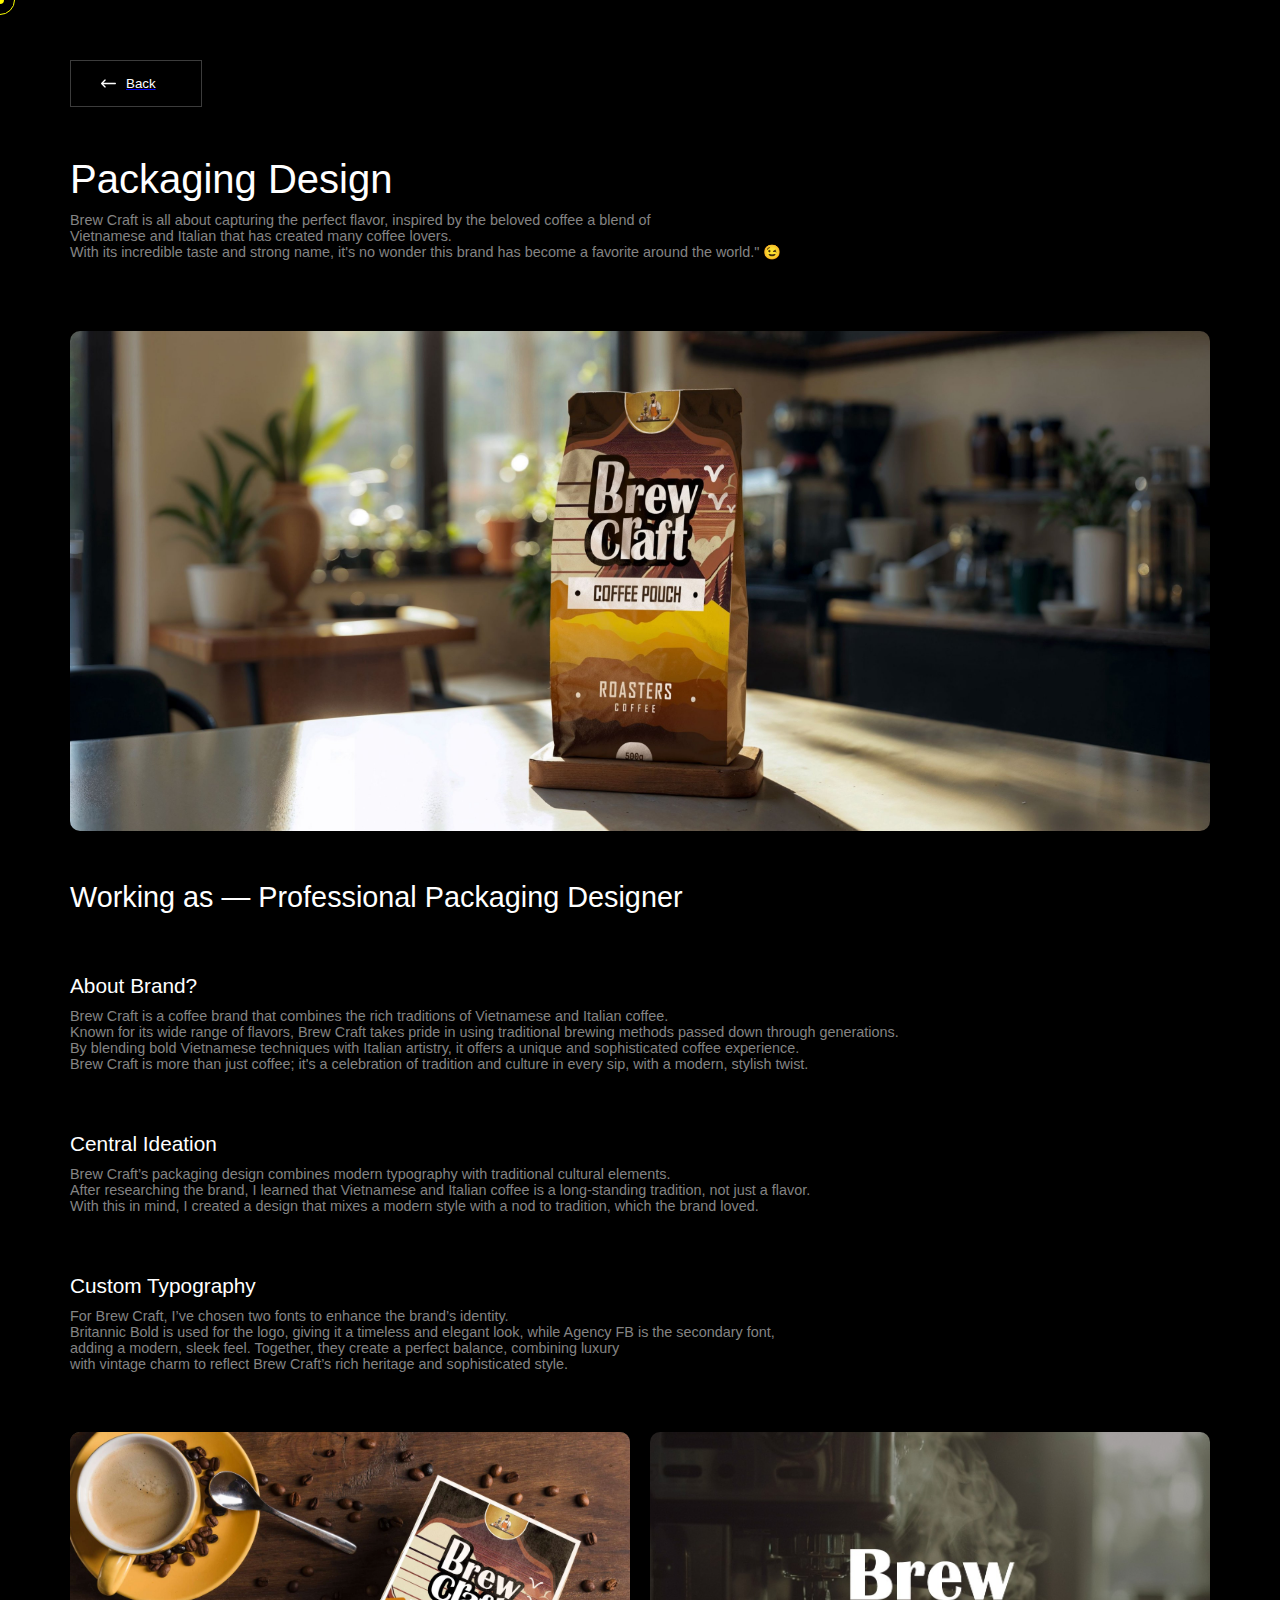
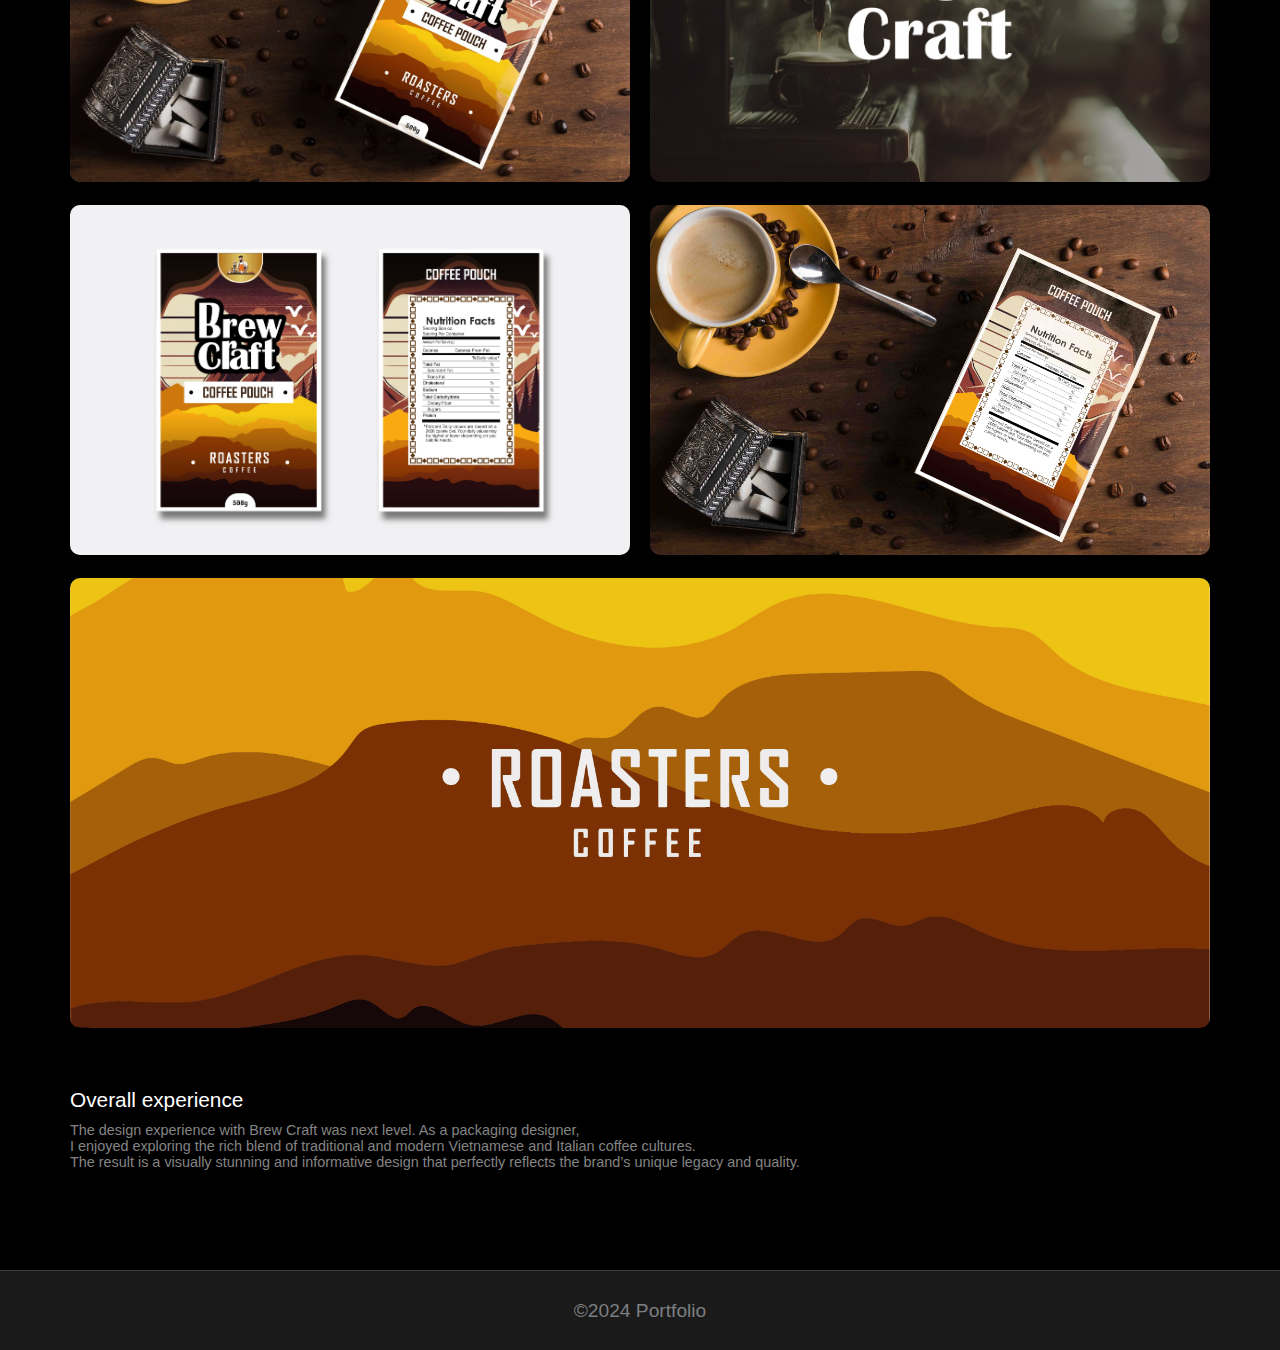
<file: casestudy.html>
<!DOCTYPE html>
<html lang="en">
<head>
    <meta charset="UTF-8">
    <meta name="viewport" content="width=device-width, initial-scale=1.0">
    <link rel="icon" type="x-icon" href="Images/Dzin-flow 1.png">
    <link rel="stylesheet" href="casestudy.css">
    <link rel="stylesheet" media="screen and (max-width:500px)" href="casestudyphone.css">
    <title>sarevshwankhede.com/project/casestudy</title>
</head>


<body class="back-color">


    <div class="curser" data-curser-dot></div>
    <div class="curser2" data-curser-outline></div>

    <main>


        <div class="btnback">

            <a href="project.html">
                <button class="btnbackmain"> <svg fill="#ffffff" height="15px" width="15px" version="1.1" id="Layer_1"
                        xmlns="http://www.w3.org/2000/svg" xmlns:xlink="http://www.w3.org/1999/xlink"
                        viewBox="0 0 330 330" xml:space="preserve" stroke="#ffffff"
                        transform="matrix(-1, 0, 0, 1, 0, 0)">
                        <g id="SVGRepo_bgCarrier" stroke-width="0"></g>
                        <g id="SVGRepo_tracerCarrier" stroke-linecap="round" stroke-linejoin="round"></g>
                        <g id="SVGRepo_iconCarrier">
                            <path id="XMLID_27_"
                                d="M15,180h263.787l-49.394,49.394c-5.858,5.857-5.858,15.355,0,21.213C232.322,253.535,236.161,255,240,255 s7.678-1.465,10.606-4.394l75-75c5.858-5.857,5.858-15.355,0-21.213l-75-75c-5.857-5.857-15.355-5.857-21.213,0 c-5.858,5.857-5.858,15.355,0,21.213L278.787,150H15c-8.284,0-15,6.716-15,15S6.716,180,15,180z">
                            </path>
                        </g>
                    </svg> Back</button>
            </a>
        </div>

        <div class="all-text">

            <h2>Packaging Design</h2>

            <span>Brew Craft is all about capturing the perfect flavor, inspired by the beloved coffee a blend of <br> 
                Vietnamese and Italian that has created many coffee lovers. <br> 
                With its incredible taste and strong name, it's no wonder this brand has become a favorite around the world." 😉</span>
        </div>


        <div class="box1">
            <img src="Images/coffee-bags-indoors-branding-concept-coffee-crop (1).jpg" alt="can image">
        </div>

        <div class="image-header">
        <h2>Working as — Professional Packaging Designer</h2>

        <div class="spanandp">

        <div>
        <span>About Brand?</span>
        <p>Brew Craft is a coffee brand that combines the rich traditions of Vietnamese and Italian coffee. <br> 
            Known for its wide range of flavors, Brew Craft takes pride in using traditional brewing methods passed down through generations. <br> 
            By blending bold Vietnamese techniques with Italian artistry, it offers a unique and sophisticated coffee experience. <br> 
            Brew Craft is more than just coffee; it's a celebration of tradition and culture in every sip, with a modern, stylish twist.






        </p></div>

        <div>
        <span>Central Ideation</span>
        <p> Brew Craft’s packaging design combines modern typography with traditional cultural elements. <br> 
            After researching the brand, I learned that Vietnamese and Italian coffee is a long-standing tradition, not just a flavor. <br> 
            With this in mind, I created a design that mixes a modern style with a nod to tradition, which the brand loved.</p></div>


        <div>
        <span>Custom Typography</span>
        <p>For Brew Craft, I’ve chosen two fonts to enhance the brand’s identity. <br> 
            Britannic Bold is used for the logo, giving it a timeless and elegant look, while Agency FB is the secondary font, <br> 
            adding a modern, sleek feel. Together, they create a perfect balance, combining luxury <br>
            with vintage charm to reflect Brew Craft’s rich heritage and sophisticated style.</p></div>

    </div>

    <div class="two-box">


        <div class="image-1">
            <img src="Images/package- (1).jpg" alt="">
        </div>

        <div class="image-3">
            <img src="Images/brev craft.jpg" alt="">
        </div>

        <div class="image-1">
            <img src="Images/coffee brand.jpg" alt="">
        </div>

        <div class="image-2">
            <img src="Images/pouch packaging coffee.jpg" alt="">
        </div>

        <div class="image-5">
            <img src="Images/Asset 1@4x-100.jpg" alt="">
        </div>


    </div>

    <div class="lower-text">
        <span>Overall experience</span>
        <p>The design experience with Brew Craft was next level. As a packaging designer, <br> 
            I enjoyed exploring the rich blend of traditional and modern Vietnamese and Italian coffee cultures. <br> 
            The result is a visually stunning and informative design that perfectly reflects the brand’s unique legacy and quality.
        </p>
    
    </div>
    

    </div>



    </main>

    <footer>
        <div class="footer-text">
            
            <h3>©2024 Portfolio</h3>
        </div>
    </footer>
    
</body>
<script src="casestudy.js"></script>
</html>
</file>
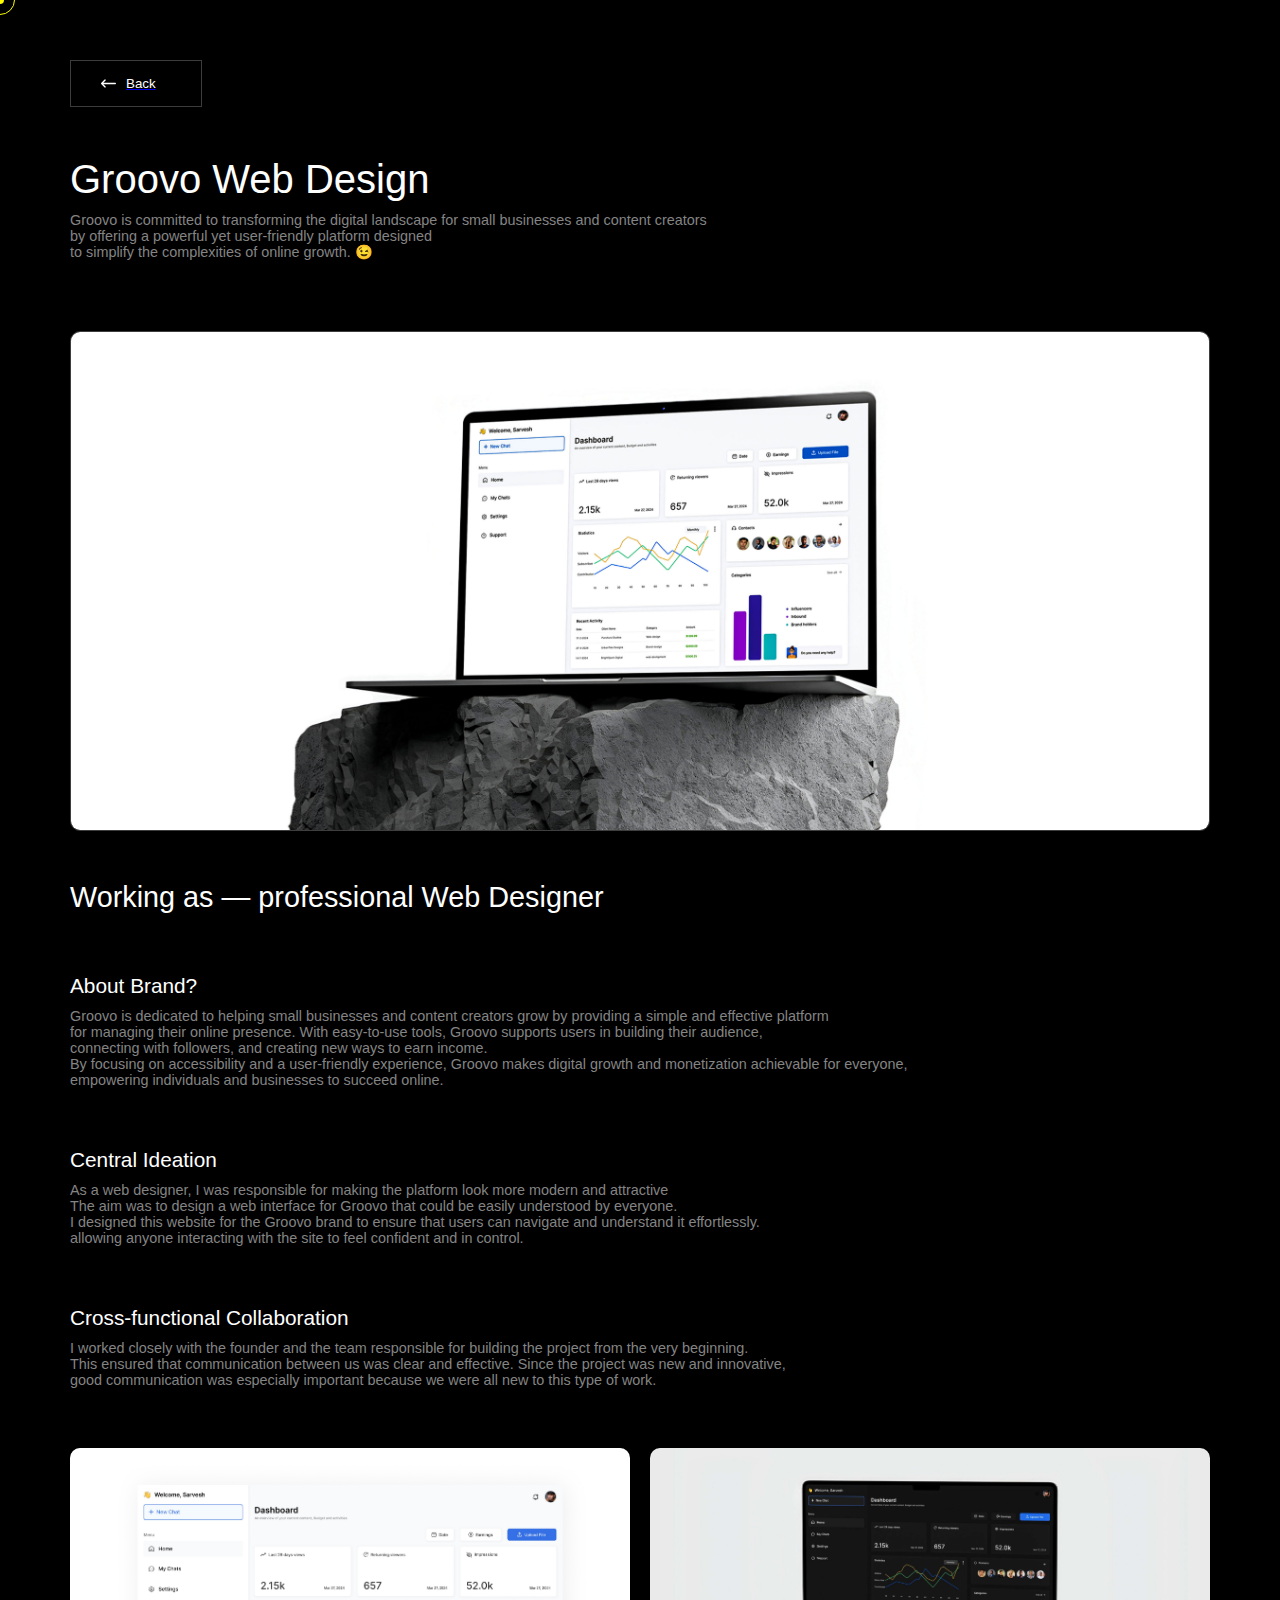
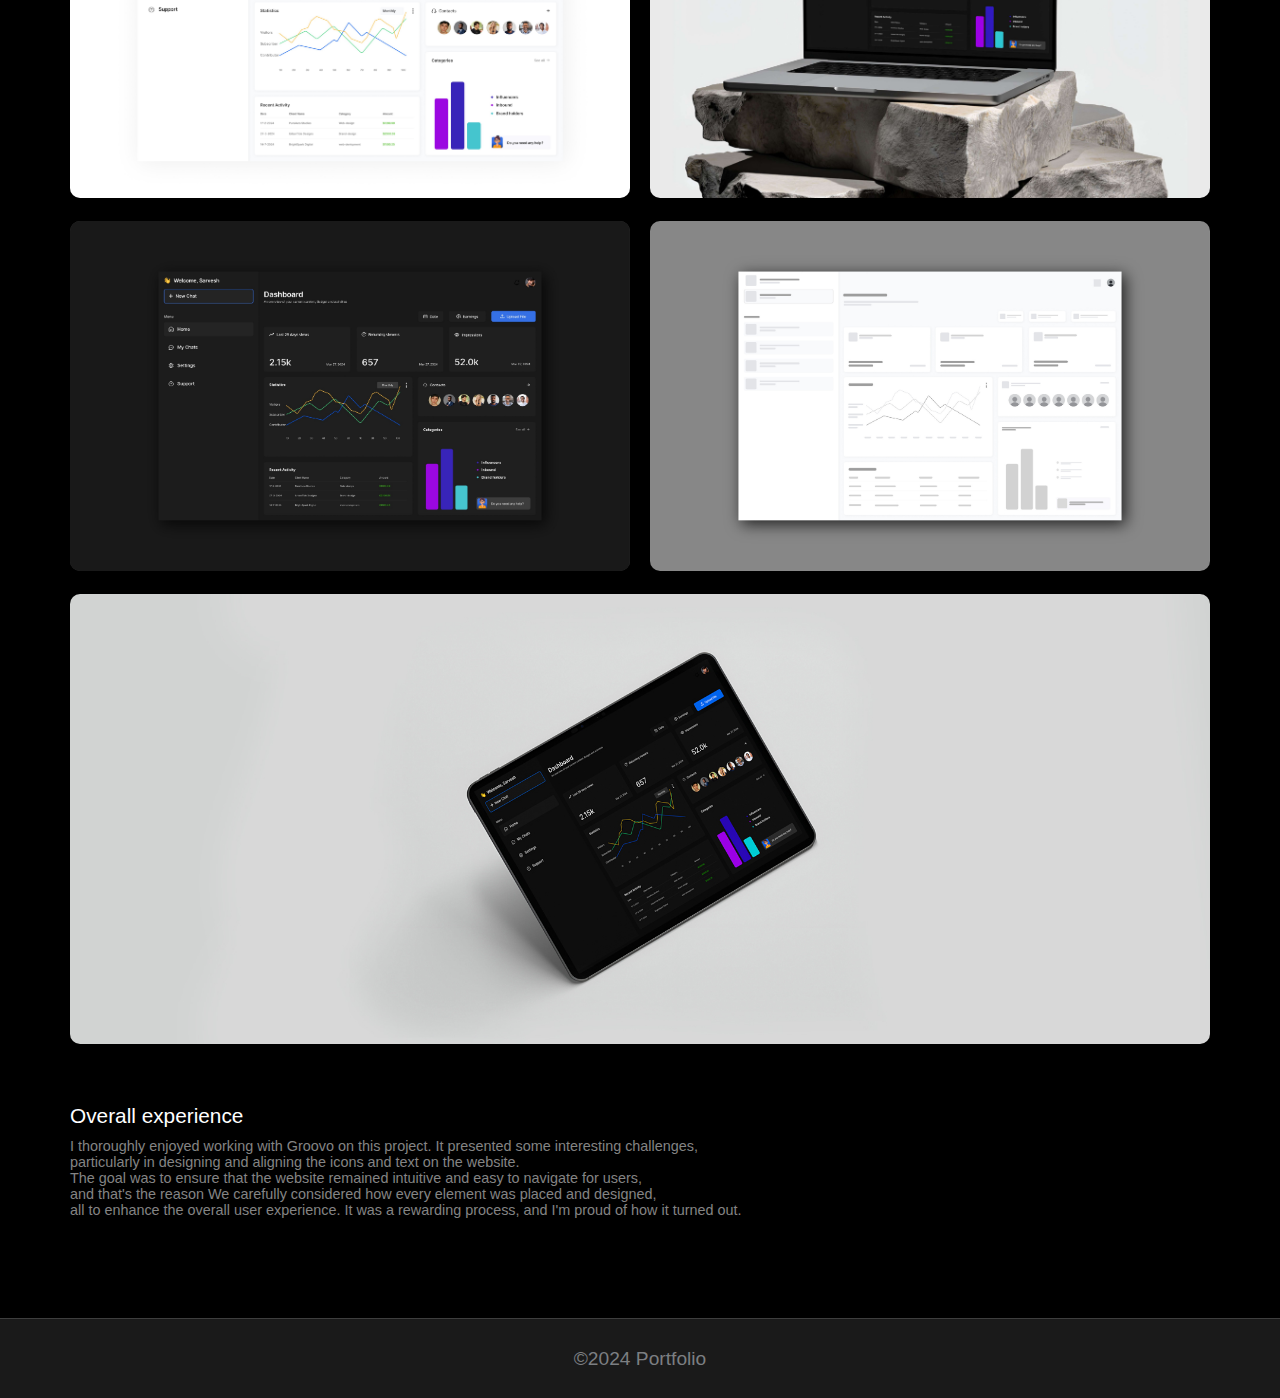
<file: casestudy1.html>
<!DOCTYPE html>
<html lang="en">
<head>
    <meta charset="UTF-8">
    <meta name="viewport" content="width=device-width, initial-scale=1.0">
    <link rel="icon" type="x-icon" href="Images/Dzin-flow 1.png">
    <link rel="stylesheet" href="casestudy1.css">
    <link rel="stylesheet" media="screen and (max-width:500px)" href="casestudyphone1.css">
    <title>sarevshwankhede.com/project/casestudy1</title>
</head>


<body class="back-color">


    <div class="curser" data-curser-dot></div>
    <div class="curser2" data-curser-outline></div>

    <main>


        <div class="btnback">

            <a href="project.html">
                <button class="btnbackmain"> <svg fill="#ffffff" height="15px" width="15px" version="1.1" id="Layer_1"
                        xmlns="http://www.w3.org/2000/svg" xmlns:xlink="http://www.w3.org/1999/xlink"
                        viewBox="0 0 330 330" xml:space="preserve" stroke="#ffffff"
                        transform="matrix(-1, 0, 0, 1, 0, 0)">
                        <g id="SVGRepo_bgCarrier" stroke-width="0"></g>
                        <g id="SVGRepo_tracerCarrier" stroke-linecap="round" stroke-linejoin="round"></g>
                        <g id="SVGRepo_iconCarrier">
                            <path id="XMLID_27_"
                                d="M15,180h263.787l-49.394,49.394c-5.858,5.857-5.858,15.355,0,21.213C232.322,253.535,236.161,255,240,255 s7.678-1.465,10.606-4.394l75-75c5.858-5.857,5.858-15.355,0-21.213l-75-75c-5.857-5.857-15.355-5.857-21.213,0 c-5.858,5.857-5.858,15.355,0,21.213L278.787,150H15c-8.284,0-15,6.716-15,15S6.716,180,15,180z">
                            </path>
                        </g>
                    </svg> Back</button>
            </a>
        </div>

        <div class="all-text">

            <h2>Groovo Web Design</h2>

            <span>Groovo is committed to transforming the digital landscape for small businesses and content creators <br> 
                by offering a powerful yet user-friendly platform designed <br> 
                to simplify the complexities of online growth. 😉</span>
        </div>


        <div class="box1">
            <img src="Images/banner image laptop mockup dark ui.jpg" alt="can image">
        </div>

        <div class="image-header">
        <h2>Working as — professional Web Designer</h2>

        <div class="spanandp">

        <div>
        <span>About Brand?</span>
        <p>
            Groovo is dedicated to helping small businesses and content creators grow by providing a simple and effective platform <br> 
            for managing their online presence. With easy-to-use tools, Groovo supports users in building their audience, <br> 
            connecting with followers, and creating new ways to earn income. <br> 
            By focusing on accessibility and a user-friendly experience, Groovo makes digital growth and monetization achievable for everyone, <br> 
            empowering individuals and businesses to succeed online.</p></div>

        <div>
        <span>Central Ideation</span>
        <p>As a web designer, I was responsible for making the platform look more modern and attractive <br>
            The aim was to design a web interface for Groovo that could be easily understood by everyone. <br> 
            I designed this website for the Groovo brand to ensure that users can navigate and understand it effortlessly. <br> 
            allowing anyone interacting with the site to feel confident and in control.</p></div>


        <div>
        <span>Cross-functional Collaboration</span>
        <p>I worked closely with the founder and the team responsible for building the project from the very beginning. <br> 
        This ensured that communication between us was clear and effective. Since the project was new and innovative, <br>
        good communication was especially important because we were all new to this type of work.</p></div>

    </div>

    <div class="two-box">


        <div class="image-1">
            <img src="Images/Group 15 (1).jpg" alt="">
        </div>

        <div class="image-2">
            <img src="Images/laptop website mockup in dark theam (1).jpg" alt="">
        </div>

        <div class="image-1">
            <img src="Images/Asset 3@4x-100.jpg" alt="">
        </div>

        <div class="image-2">
            <img src="Images/Asset 2@4x-100.jpg" alt="">
        </div>

        <div class="image-5">
            <img src="Images/ipad mockup ui.jpg" alt="">
        </div>


    </div>

    <div class="lower-text">
        <span>Overall experience</span>
        <p>I thoroughly enjoyed working with Groovo on this project. It presented some interesting challenges, <br> 
            particularly in designing and aligning the icons and text on the website. <br> 
            The goal was to ensure that the website remained intuitive and easy to navigate for users, <br> 
            and that's the reason We carefully considered how every element was placed and designed, <br> 
            all to enhance the overall user experience.
            It was a rewarding process, and I'm proud of how it turned out.</p></div>
    

    </div>



    

    </main>

    <footer>
        <div class="footer-text">
            
            <h3>©2024 Portfolio</h3>
        </div>
    </footer>
    
</body>
<script src="casestudy.js"></script>
</html>
</file>
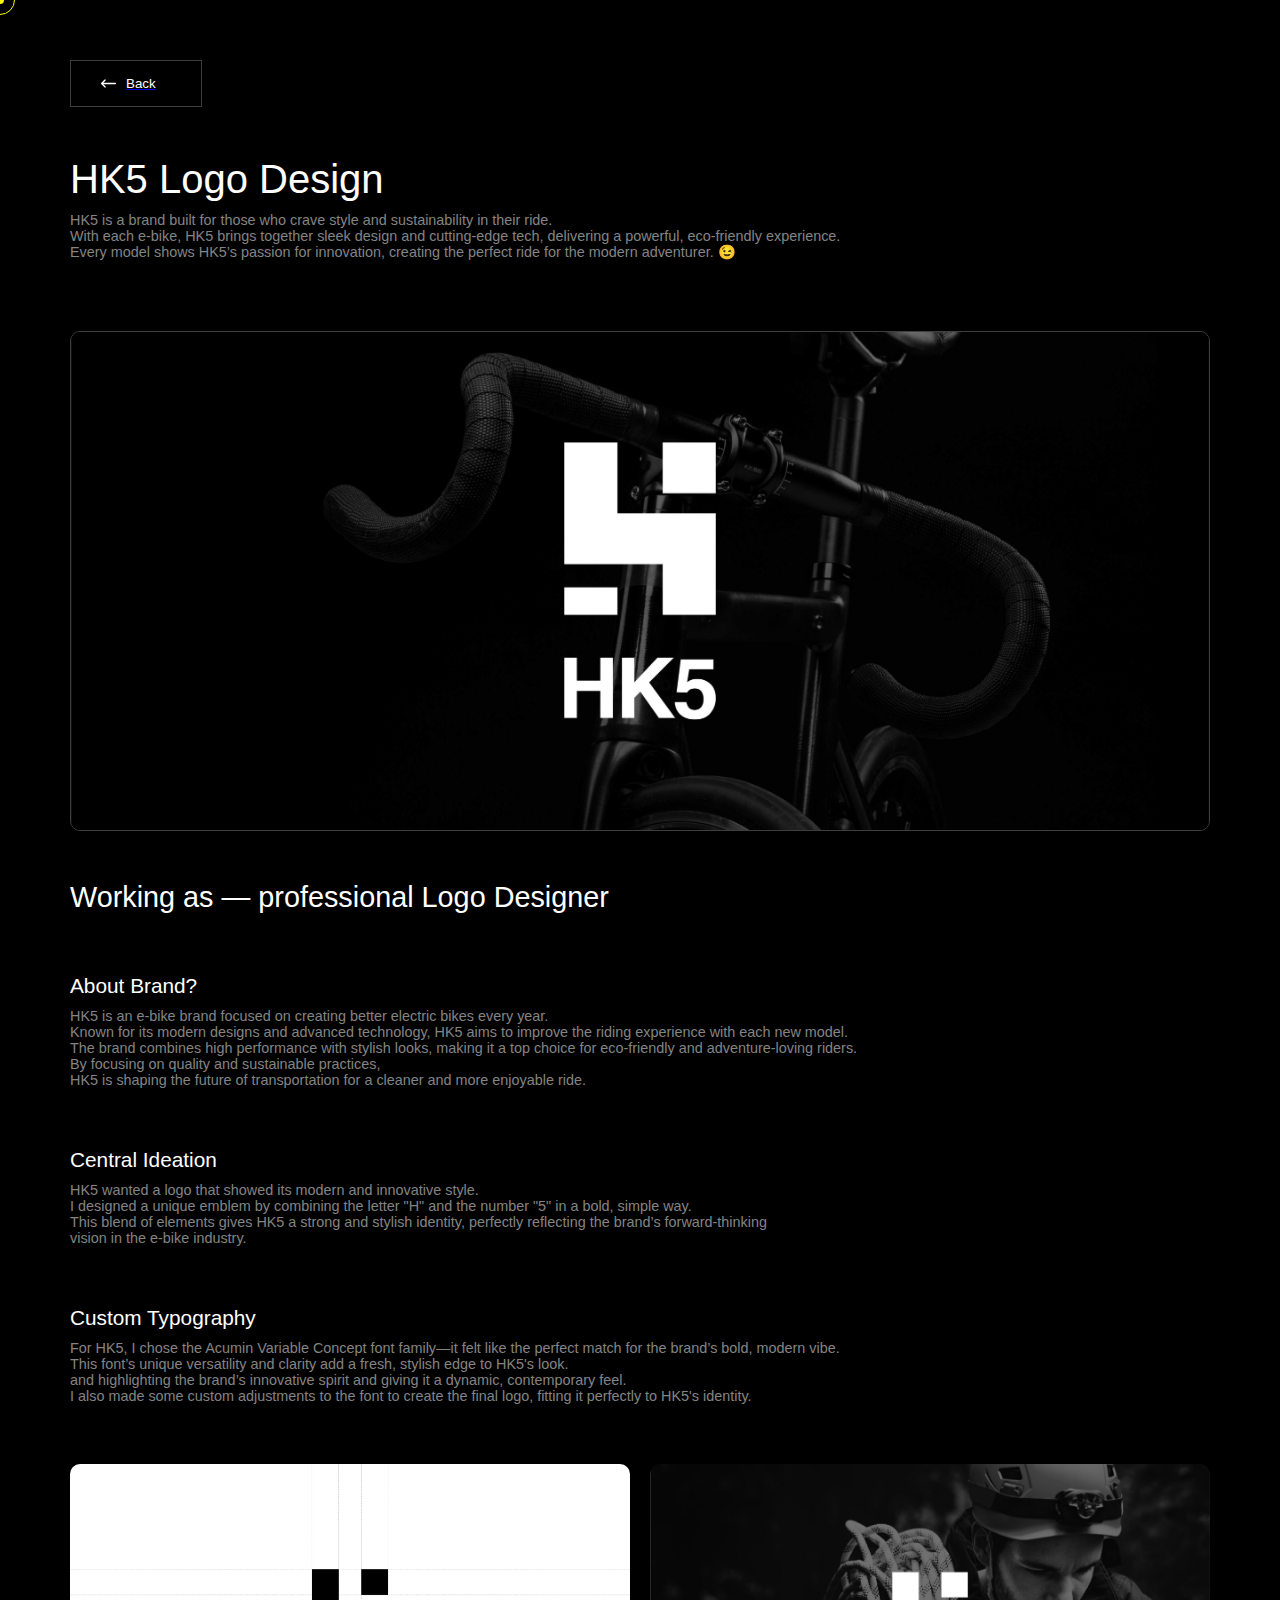
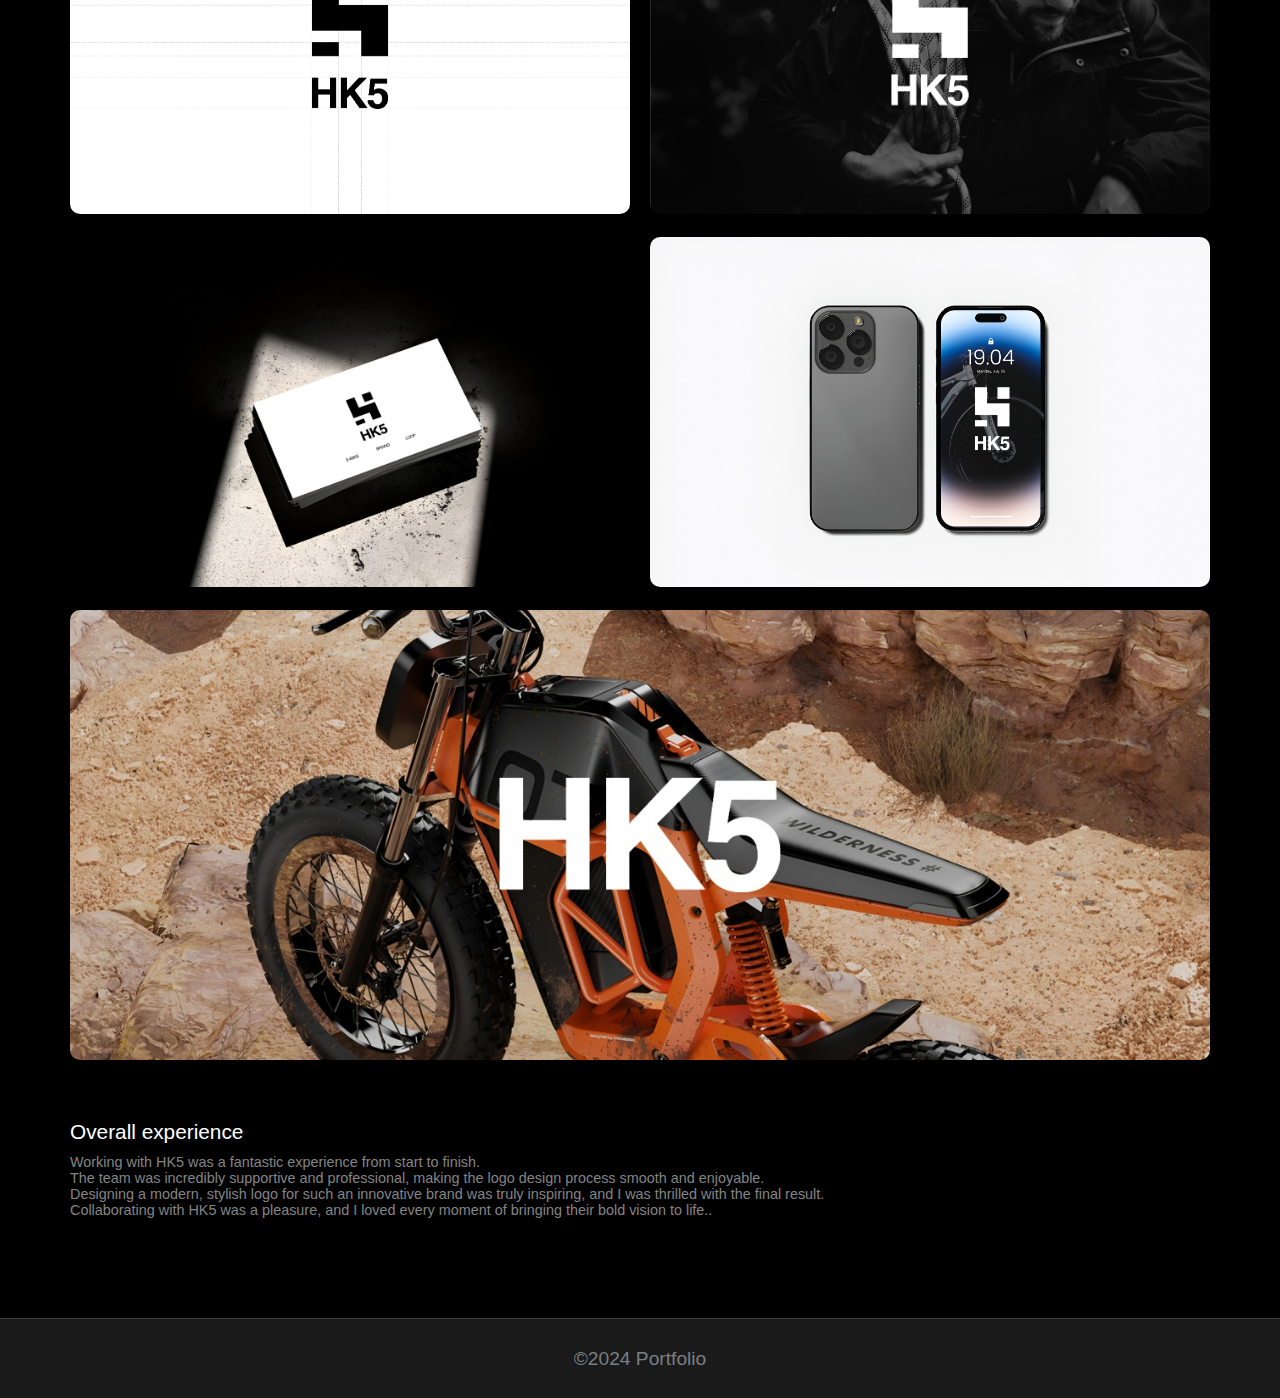
<file: casestudy2.html>
<!DOCTYPE html>
<html lang="en">
<head>
    <meta charset="UTF-8">
    <meta name="viewport" content="width=device-width, initial-scale=1.0">
    <link rel="icon" type="x-icon" href="Images/Dzin-flow 1.png">
    <link rel="stylesheet" href="casestudy2.css">
    <link rel="stylesheet" media="screen and (max-width:500px)" href="casestudyphone2.css">
    <title>sarevshwankhede.com/project/casestudy2</title>
</head>


<body class="back-color">


    <div class="curser" data-curser-dot></div>
    <div class="curser2" data-curser-outline></div>

    <main>


        <div class="btnback">

            <a href="project.html">
                <button class="btnbackmain"> <svg fill="#ffffff" height="15px" width="15px" version="1.1" id="Layer_1"
                        xmlns="http://www.w3.org/2000/svg" xmlns:xlink="http://www.w3.org/1999/xlink"
                        viewBox="0 0 330 330" xml:space="preserve" stroke="#ffffff"
                        transform="matrix(-1, 0, 0, 1, 0, 0)">
                        <g id="SVGRepo_bgCarrier" stroke-width="0"></g>
                        <g id="SVGRepo_tracerCarrier" stroke-linecap="round" stroke-linejoin="round"></g>
                        <g id="SVGRepo_iconCarrier">
                            <path id="XMLID_27_"
                                d="M15,180h263.787l-49.394,49.394c-5.858,5.857-5.858,15.355,0,21.213C232.322,253.535,236.161,255,240,255 s7.678-1.465,10.606-4.394l75-75c5.858-5.857,5.858-15.355,0-21.213l-75-75c-5.857-5.857-15.355-5.857-21.213,0 c-5.858,5.857-5.858,15.355,0,21.213L278.787,150H15c-8.284,0-15,6.716-15,15S6.716,180,15,180z">
                            </path>
                        </g>
                    </svg> Back</button>
            </a>
        </div>

        <div class="all-text">

            <h2>HK5 Logo Design</h2>

            <span>
                HK5 is a brand built for those who crave style and sustainability in their ride. <br>
                With each e-bike, HK5 brings together sleek design and cutting-edge tech, delivering a powerful, eco-friendly experience. <br>  
                Every model shows HK5’s passion for innovation, creating the perfect ride for the modern adventurer. 😉</span>
        </div>


        <div class="box1">
            <img src="Images/Logo main HK5.jpeg" alt="HK5 main logo">
        </div>

        <div class="image-header">
        <h2>Working as — professional Logo Designer</h2>

        <div class="spanandp">

        <div>
        <span>About Brand?</span>
        <p>HK5 is an e-bike brand focused on creating better electric bikes every year. <br> 
            Known for its modern designs and advanced technology, HK5 aims to improve the riding experience with each new model. <br> 
            The brand combines high performance with stylish looks, making it a top choice for eco-friendly and adventure-loving riders. <br> 
            By focusing on quality and sustainable practices, <br> 
            HK5 is shaping the future of transportation for a cleaner and more enjoyable ride.</p></div>

        <div>
        <span>Central Ideation</span>
        <p>HK5 wanted a logo that showed its modern and innovative style. <br> 
            I designed a unique emblem by combining the letter "H" and the number "5" in a bold, simple way. <br> 
            This blend of elements gives HK5 a strong and stylish identity, perfectly reflecting the brand’s forward-thinking <br> 
            vision in the e-bike industry.</p></div>


        <div>
        <span>Custom Typography</span>
        <p> For HK5, I chose the Acumin Variable Concept font family—it felt like the perfect match for the brand’s bold, modern vibe. <br> 
            This font’s unique versatility and clarity add a fresh, stylish edge to HK5's look. <br> 
            and highlighting the brand’s innovative spirit and giving it a dynamic, contemporary feel. <br> 
            I also made some custom adjustments to the font to create the final logo, fitting it perfectly to HK5's identity.
         </p></div>


    </div>

    <div class="two-box">


        <div class="image-1">
            <img src="Images/Asset 1 (1).jpg" alt="HK5 logo">
        </div>

        <div class="image-2">
            <img src="Images/Asset 3 (2).jpg" alt="HK5 logo presentation image">
        </div>

        <div class="image-1">
            <img src="Images/hk5 bisness card copy mockup (1).jpg" alt="">
        </div>

        <div class="image-2">
            <img src="Images/iphone hk5 mockup (1).jpg" alt="">
        </div>

        <div class="image-5">
            <img src="Images/hk5 (2).jpg" alt="">
        </div>

    </div>

    <div class="lower-text">
        <span>Overall experience</span>
        <p>
            Working with HK5 was a fantastic experience from start to finish. <br> 
            The team was incredibly supportive and professional, making the logo design process smooth and enjoyable. <br> 
            Designing a modern, stylish logo for such an innovative brand was truly inspiring, and I was thrilled with the final result. <br> 
            Collaborating with HK5 was a pleasure, and I loved every moment of bringing their bold vision to life..</p></div>
    

    </div>




    </main>

    <footer>
        <div class="footer-text">
            
            <h3>©2024 Portfolio</h3>
        </div>
    </footer>
    
</body>
<script src="casestudy.js"></script>
</html>
</file>
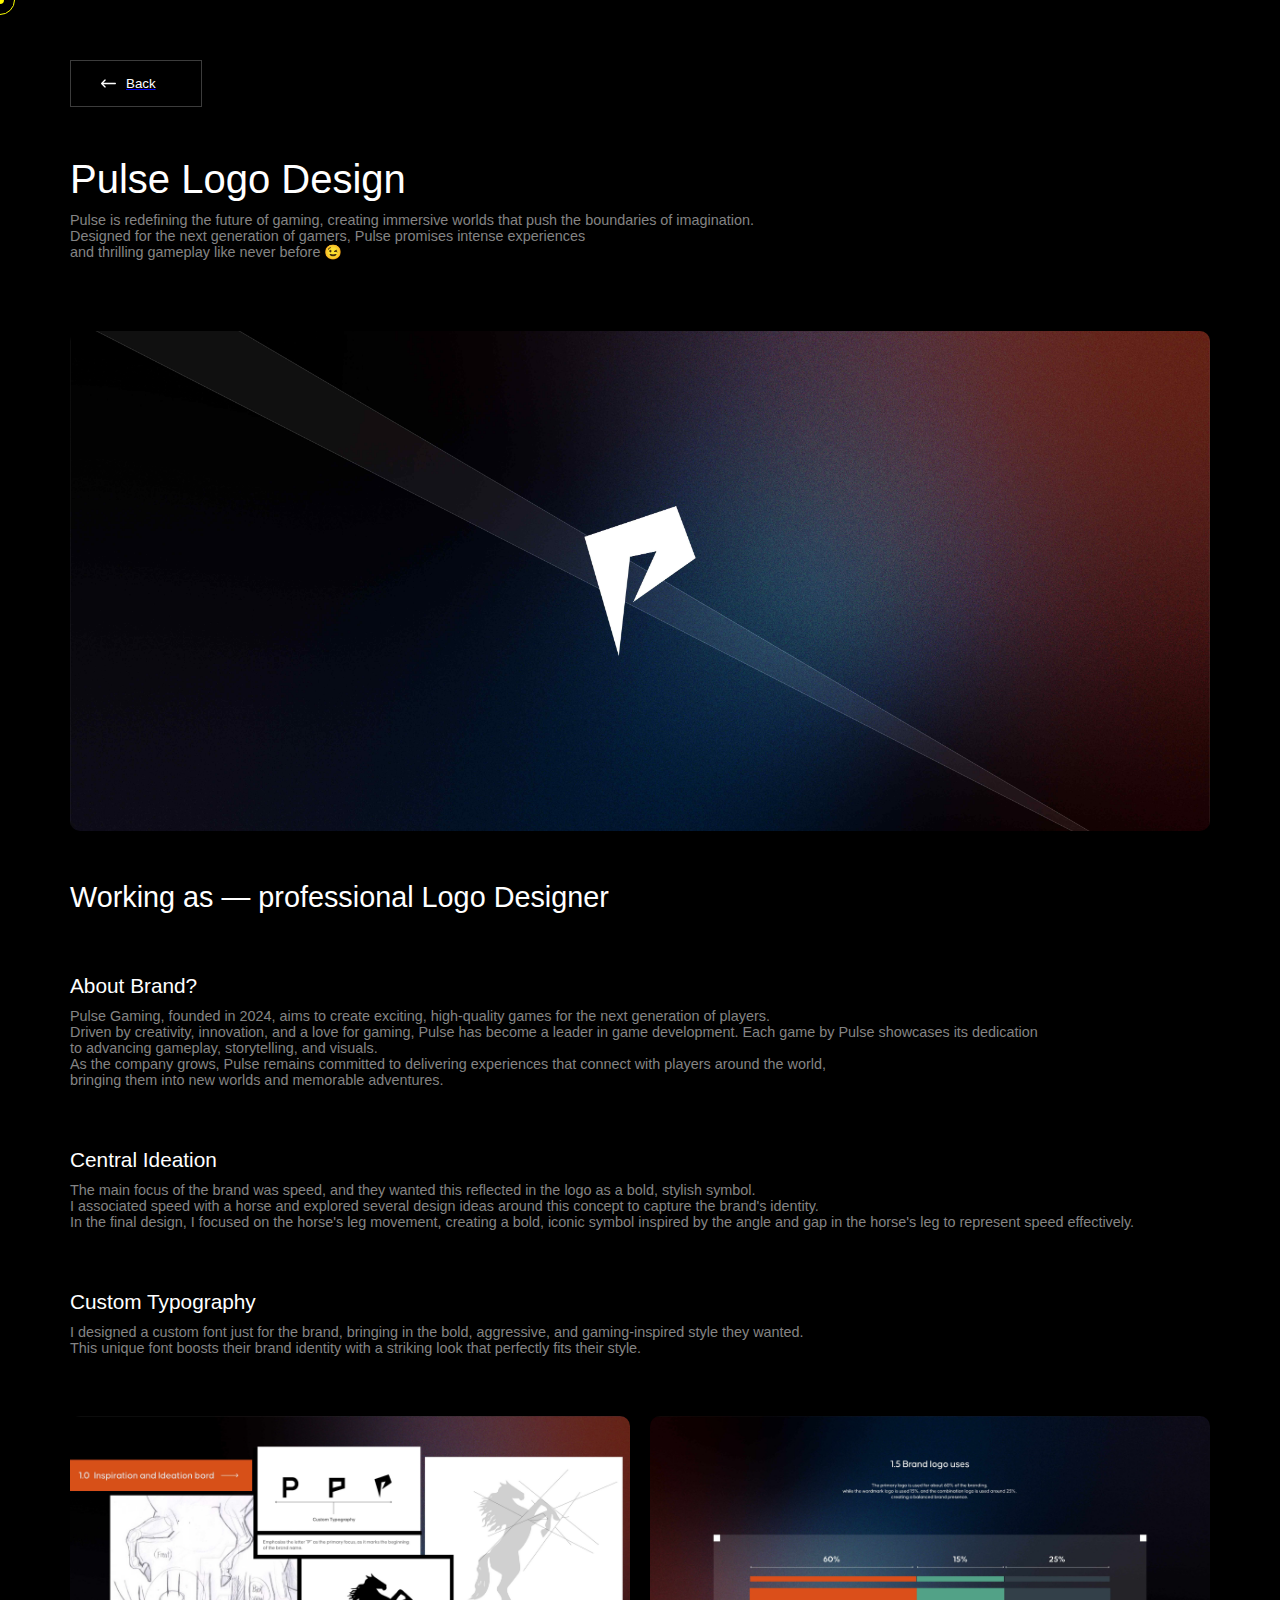
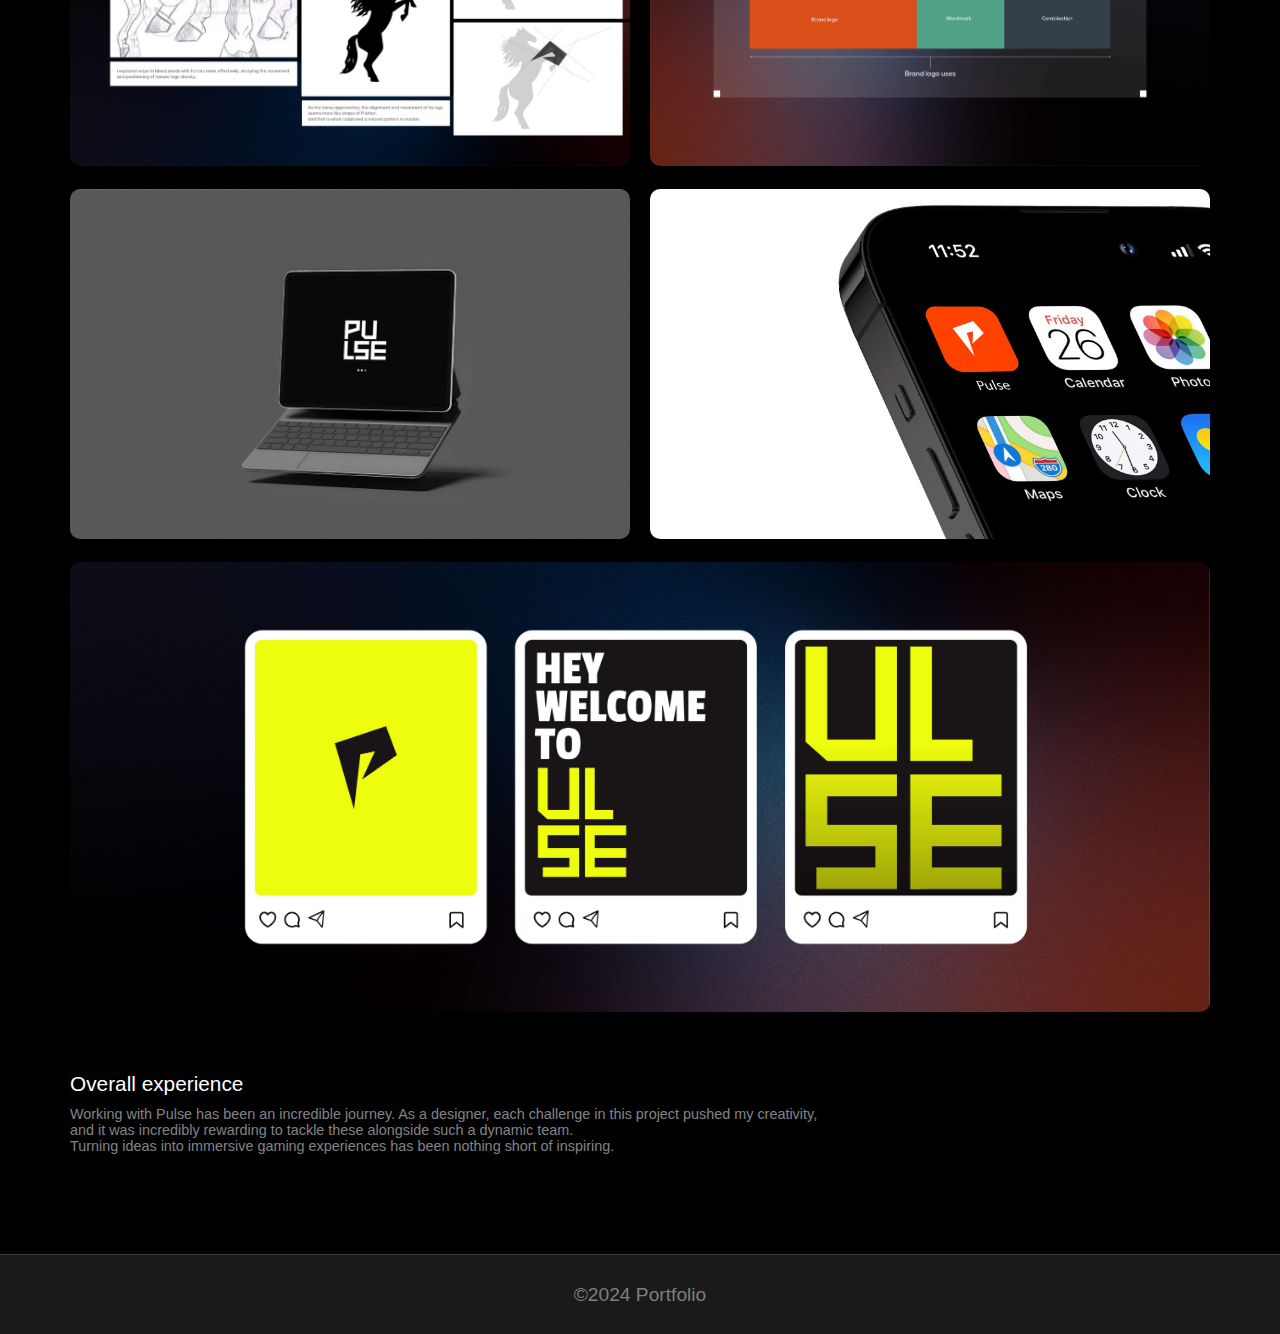
<file: casestudy3.html>
<!DOCTYPE html>
<html lang="en">
<head>
    <meta charset="UTF-8">
    <meta name="viewport" content="width=device-width, initial-scale=1.0">
    <link rel="icon" type="x-icon" href="Images/Dzin-flow 1.png">
    <link rel="stylesheet" href="casestudy3.css">
    <link rel="stylesheet" media="screen and (max-width:500px)" href="casestudyphone3.css">
    <title>sarevshwankhede.com/project/casestudy3</title>
</head>


<body class="back-color">


    <div class="curser" data-curser-dot></div>
    <div class="curser2" data-curser-outline></div>

    <main>


        <div class="btnback">

            <a href="project.html">
                <button class="btnbackmain"> <svg fill="#ffffff" height="15px" width="15px" version="1.1" id="Layer_1"
                        xmlns="http://www.w3.org/2000/svg" xmlns:xlink="http://www.w3.org/1999/xlink"
                        viewBox="0 0 330 330" xml:space="preserve" stroke="#ffffff"
                        transform="matrix(-1, 0, 0, 1, 0, 0)">
                        <g id="SVGRepo_bgCarrier" stroke-width="0"></g>
                        <g id="SVGRepo_tracerCarrier" stroke-linecap="round" stroke-linejoin="round"></g>
                        <g id="SVGRepo_iconCarrier">
                            <path id="XMLID_27_"
                                d="M15,180h263.787l-49.394,49.394c-5.858,5.857-5.858,15.355,0,21.213C232.322,253.535,236.161,255,240,255 s7.678-1.465,10.606-4.394l75-75c5.858-5.857,5.858-15.355,0-21.213l-75-75c-5.857-5.857-15.355-5.857-21.213,0 c-5.858,5.857-5.858,15.355,0,21.213L278.787,150H15c-8.284,0-15,6.716-15,15S6.716,180,15,180z">
                            </path>
                        </g>
                    </svg> Back</button>
            </a>
        </div>

        <div class="all-text">

            <h2>Pulse Logo Design</h2>

            <span>Pulse is redefining the future of gaming, creating immersive worlds that push the boundaries of imagination. <br> 
                Designed for the next generation of gamers, Pulse promises intense experiences <br>
                and thrilling gameplay like never before 😉</span>
        </div>


        <div class="box1">
            <img src="Images/compressed_fist view (2).jpg" alt="can image">
        </div>

        <div class="image-header">
        <h2>Working as — professional Logo Designer</h2>

        <div class="spanandp">

        <div>
        <span>About Brand?</span>
        <p>Pulse Gaming, founded in 2024, aims to create exciting, high-quality games for the next generation of players. <br>
            Driven by creativity, innovation, and a love for gaming, Pulse has become a leader in game development. Each game by Pulse showcases its dedication <br>
            to advancing gameplay, storytelling, and visuals. <br> 
            As the company grows, Pulse remains committed 
            to delivering experiences that connect with players 
            around the world, <br>
            bringing them into new worlds 
            and memorable adventures.</p></div>

        <div>
        <span>Central Ideation</span>
        <p>The main focus of the brand was speed, and they wanted this 
            reflected in the logo as a bold, stylish symbol. <br>
            I associated speed with a horse and explored several design
            ideas around this concept to capture the brand's identity. <br>
            In the final design, I focused on the horse's leg movement, 
            creating a bold, iconic symbol inspired by the angle 
            and gap in the horse's leg to represent speed effectively.</p></div>


        <div>
        <span>Custom Typography</span>
        <p>I designed a custom font just for the brand, bringing in the bold, aggressive, 
            and gaming-inspired style they wanted. <br>
            This unique font boosts their brand identity with 
            a striking look that perfectly fits their style. </p></div>

    </div>

    <div class="two-box">


        <div class="image-1">
            <img src="Images/compressed_ideation (1).jpg" alt="">
        </div>

        <div class="image-2">
            <img src="Images/compressed_brand logo uses (1).jpg" alt="">
        </div>

        <div class="image-1">
            <img src="Images/Asset 17 (2).jpg" alt="">
        </div>

        <div class="image-2">
            <img src="Images/iphone mockup image pulse.jpg" alt="">
        </div>

        <div class="image-5">
            <img src="Images/Asset 16@4x-100.jpg" alt="">
        </div>

    </div>

    <div class="lower-text">
        <span>Overall experience</span>
        <p>Working with Pulse has been an incredible journey. As a designer, each challenge in this project pushed my creativity, <br>
           and it was incredibly rewarding to tackle these alongside such a dynamic team. <br> 
           Turning ideas into immersive gaming experiences has been nothing short of inspiring.</p></div>
    

    </div>



    </main>

    <footer>
        <div class="footer-text">
            
            <h3>©2024 Portfolio</h3>
        </div>
    </footer>
    
</body>
<script src="casestudy.js"></script>
</html>
</file>
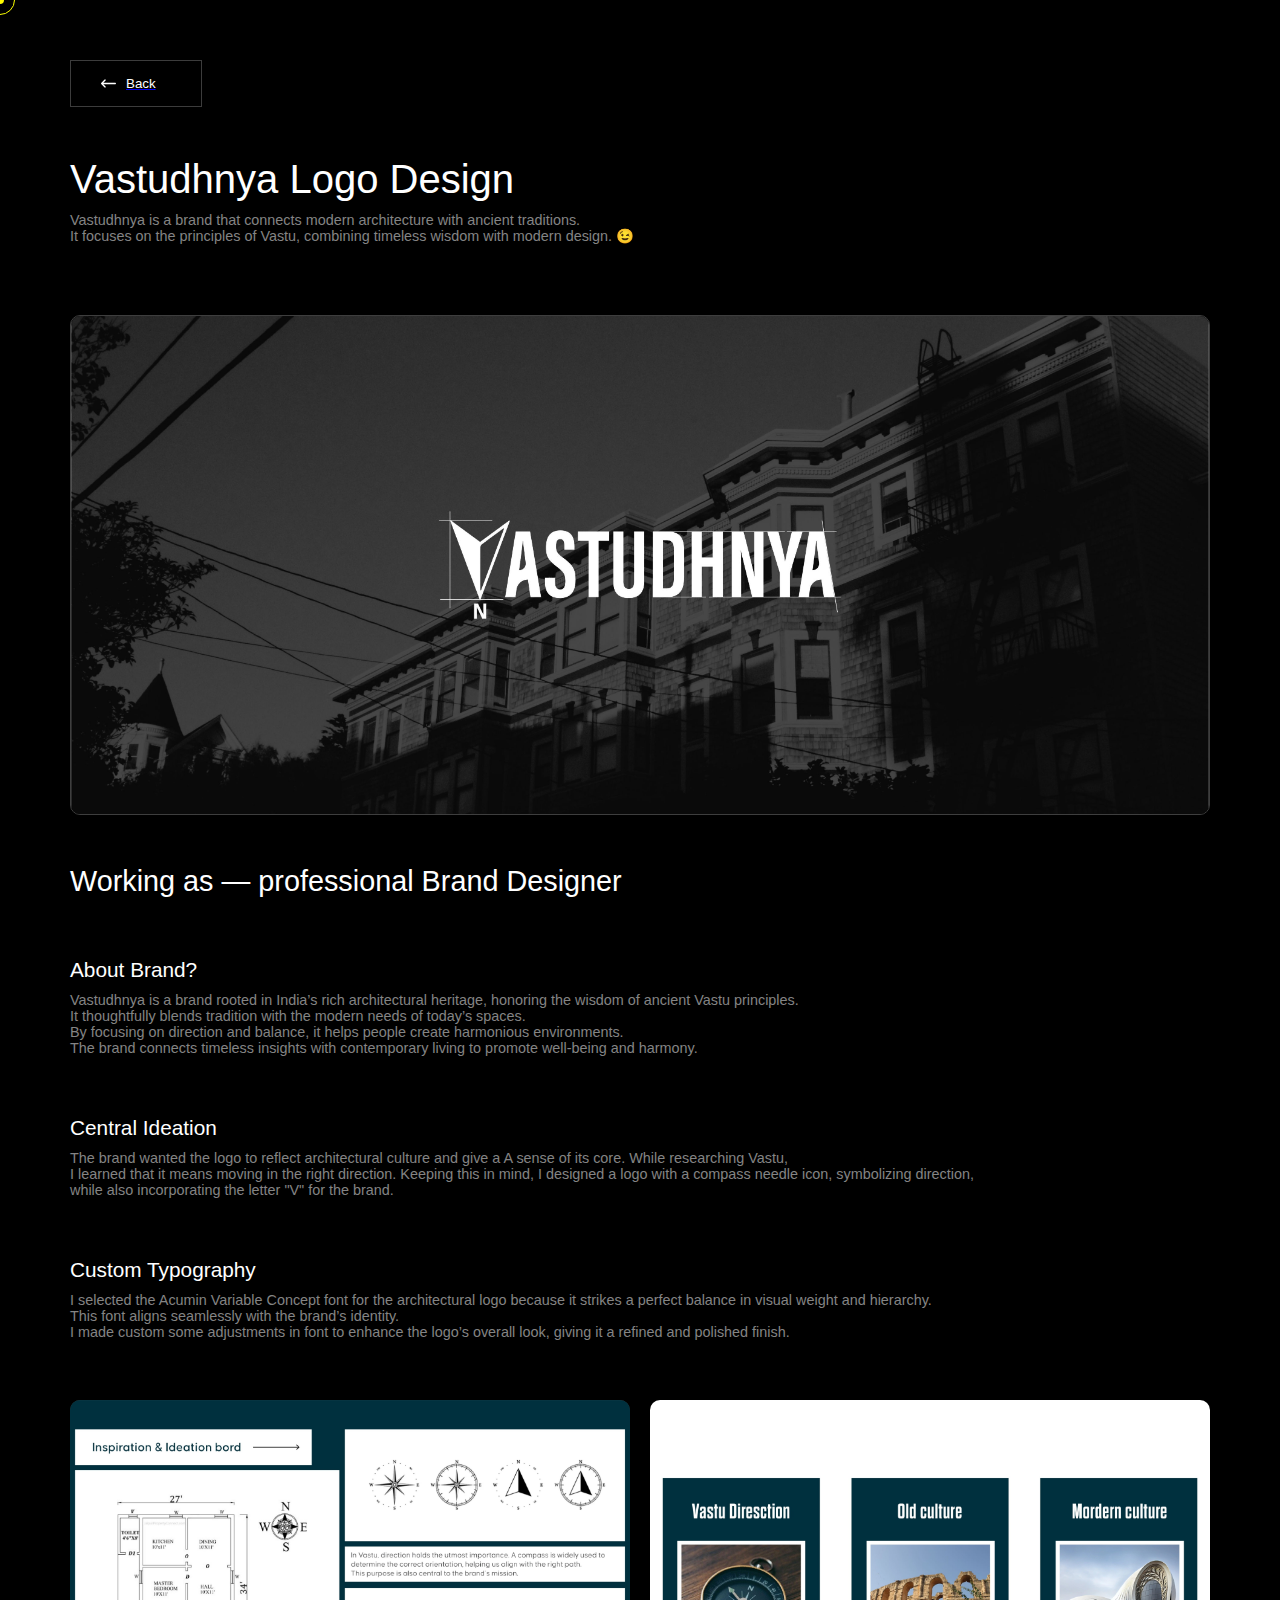
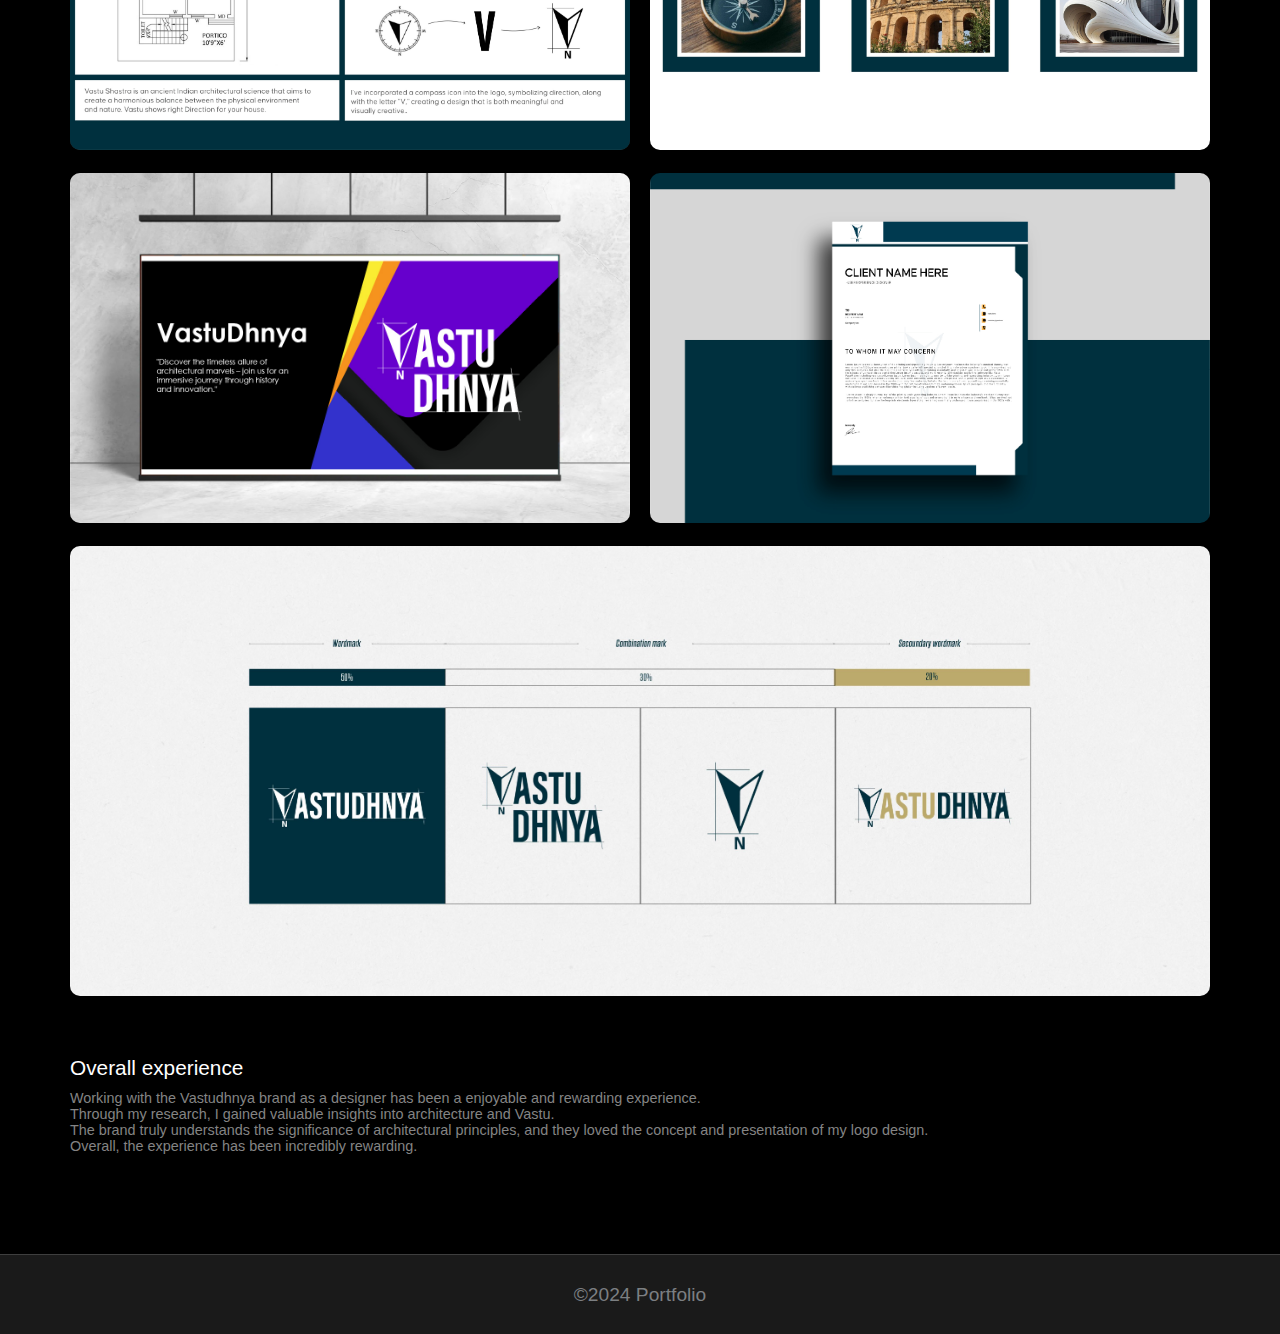
<file: casestudy4.html>
<!DOCTYPE html>
<html lang="en">
<head>
    <meta charset="UTF-8">
    <meta name="viewport" content="width=device-width, initial-scale=1.0">
    <link rel="icon" type="x-icon" href="Images/Dzin-flow 1.png">
    <link rel="stylesheet" href="casestudy4.css">
    <link rel="stylesheet" media="screen and (max-width:500px)" href="casestudyphone4.css">
    <title>sarevshwankhede.com/project/casestudy4</title>
</head>


<body class="back-color">


    <div class="curser" data-curser-dot></div>
    <div class="curser2" data-curser-outline></div>

    <main>


        <div class="btnback">

            <a href="project.html">
                <button class="btnbackmain"> <svg fill="#ffffff" height="15px" width="15px" version="1.1" id="Layer_1"
                        xmlns="http://www.w3.org/2000/svg" xmlns:xlink="http://www.w3.org/1999/xlink"
                        viewBox="0 0 330 330" xml:space="preserve" stroke="#ffffff"
                        transform="matrix(-1, 0, 0, 1, 0, 0)">
                        <g id="SVGRepo_bgCarrier" stroke-width="0"></g>
                        <g id="SVGRepo_tracerCarrier" stroke-linecap="round" stroke-linejoin="round"></g>
                        <g id="SVGRepo_iconCarrier">
                            <path id="XMLID_27_"
                                d="M15,180h263.787l-49.394,49.394c-5.858,5.857-5.858,15.355,0,21.213C232.322,253.535,236.161,255,240,255 s7.678-1.465,10.606-4.394l75-75c5.858-5.857,5.858-15.355,0-21.213l-75-75c-5.857-5.857-15.355-5.857-21.213,0 c-5.858,5.857-5.858,15.355,0,21.213L278.787,150H15c-8.284,0-15,6.716-15,15S6.716,180,15,180z">
                            </path>
                        </g>
                    </svg> Back</button>
            </a>
        </div>

        <div class="all-text">

            <h2>Vastudhnya Logo Design</h2>

            <span>
                Vastudhnya is a brand that connects modern architecture with ancient traditions. <br> 
                It focuses on the principles of Vastu, combining timeless wisdom with modern design. 😉</span>
        </div>


        <div class="box1">
            <img src="Images/Asset 15 (1).jpg" alt="can image">
        </div>

        <div class="image-header">
        <h2>Working as — professional Brand Designer</h2>

        <div class="spanandp">

        <div>
        <span>About Brand?</span>
        <p>Vastudhnya is a brand rooted in India’s rich architectural heritage, honoring the wisdom of ancient Vastu principles. <br> 
            It thoughtfully blends tradition with the modern needs of today’s spaces. <br> 
            By focusing on direction and balance, it helps people create harmonious environments. <br> 
            The brand connects timeless insights with contemporary living to promote well-being and harmony.</p></div>

        <div>
        <span>Central Ideation</span>
        <p>The brand wanted the logo to reflect architectural culture and give a A sense of its core. While researching Vastu, <br> 
            I learned that it means moving in the right direction.
            Keeping this in mind, I designed a logo with a compass needle icon, symbolizing direction, <br> 
            while also incorporating the letter "V" for the brand.</p></div>


        <div>
        <span>Custom Typography</span>
        <p>I selected the Acumin Variable Concept font for the architectural logo because it strikes a perfect balance in visual weight and hierarchy. <br>
             This font aligns seamlessly with the brand’s identity. <br> 
             I made custom some adjustments in font to enhance the logo’s overall look, giving it a refined and polished finish.</p></div>

    </div>

    <div class="two-box">


        <div class="image-1">
            <img src="Images/Asset 17 (1).jpg" alt="">
        </div>

        <div class="image-2">
            <img src="Images/Asset 18 (1).jpg" alt="">
        </div>

        <div class="image-1">
            <img src="Images/vastu banner.jpg" alt="">
        </div>

        <div class="image-2">
            <img src="Images/Asset 21@4x-100.jpg" alt="">
        </div>

        <div class="image-5">
            <img src="Images/vastu logo ratio.jpg" alt="">
        </div>

    </div>

    <div class="lower-text">
        <span>Overall experience</span>
        <p>Working with the Vastudhnya brand as a designer has been a enjoyable and rewarding experience.<br>
            Through my research, I gained valuable insights into architecture and Vastu. <br> 
            The brand truly understands the significance of architectural principles, and they loved the concept and presentation of my logo design. <br> 
            Overall, the experience has been incredibly rewarding.</p></div>
    

    </div>



    

    </main>

    <footer>
        <div class="footer-text">
            
            <h3>©2024 Portfolio</h3>
        </div>
    </footer>
    
</body>
<script src="casestudy.js"></script>
</html>
</file>
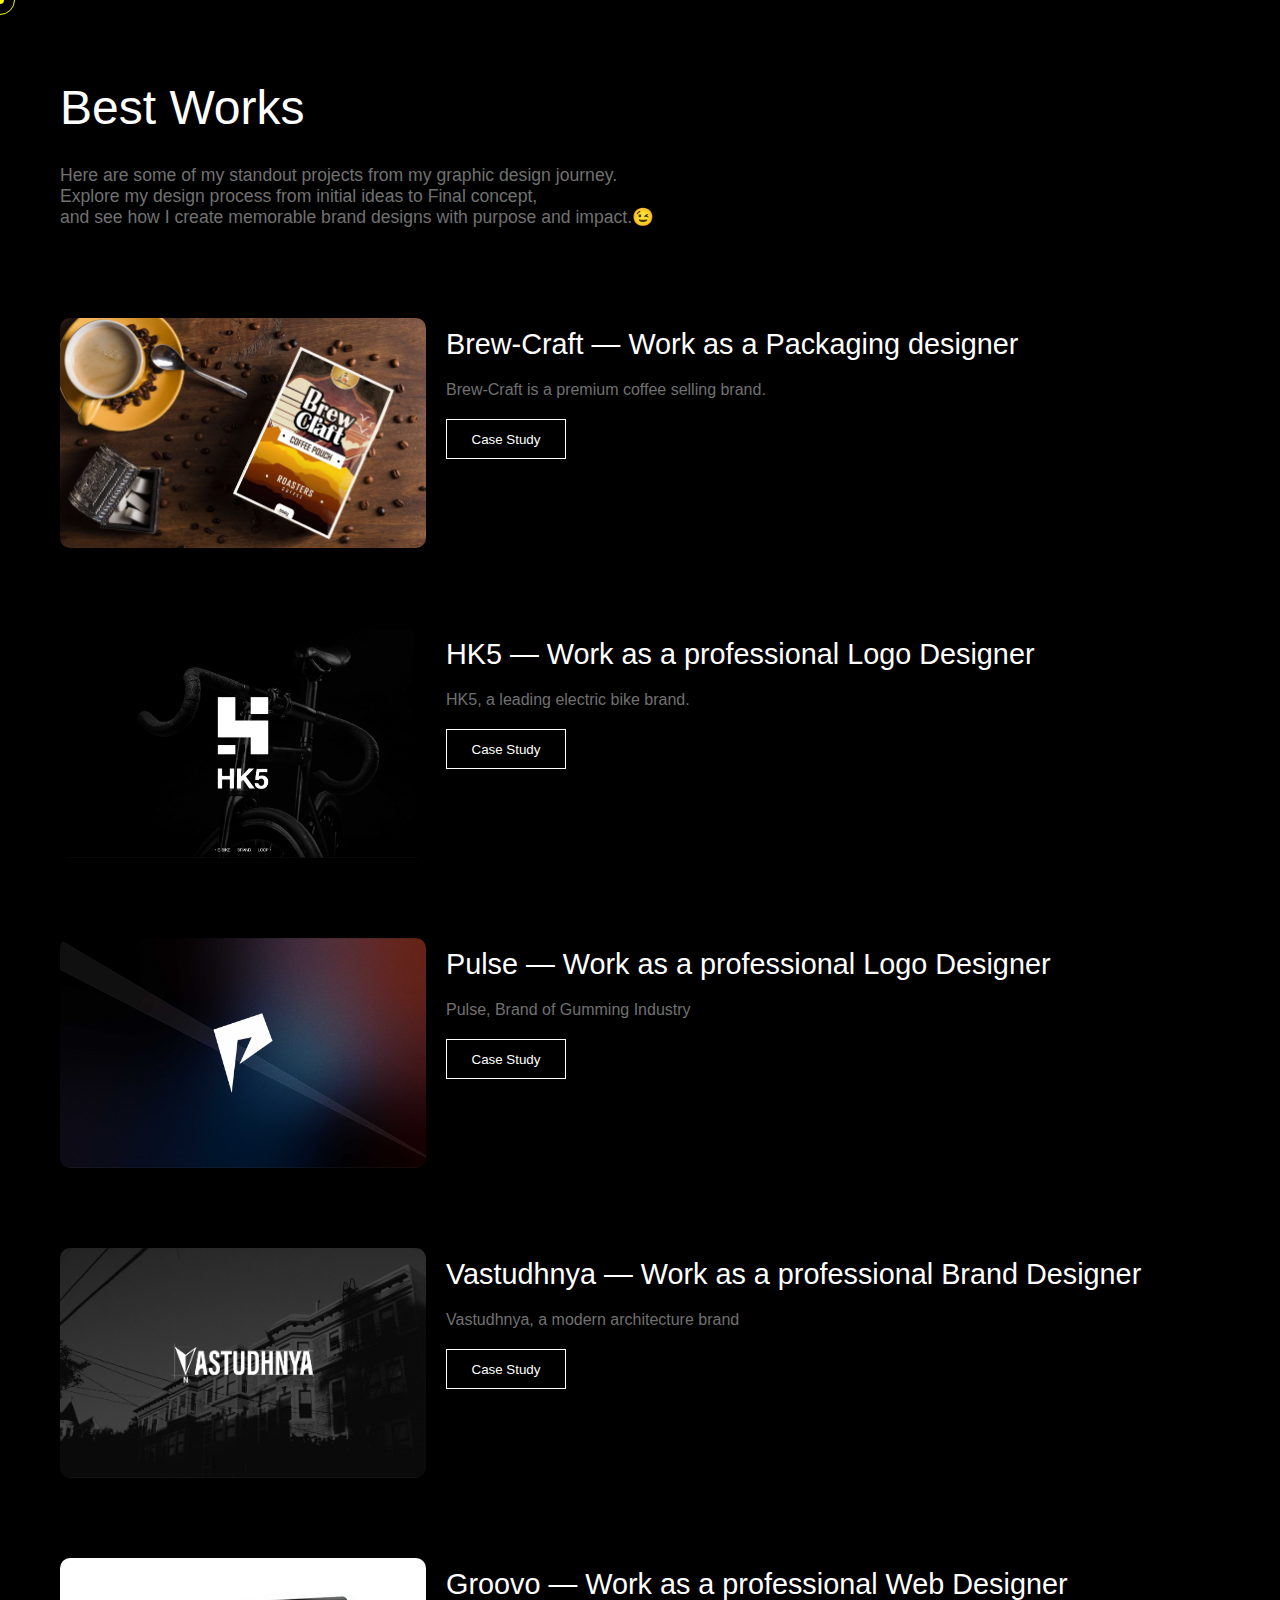
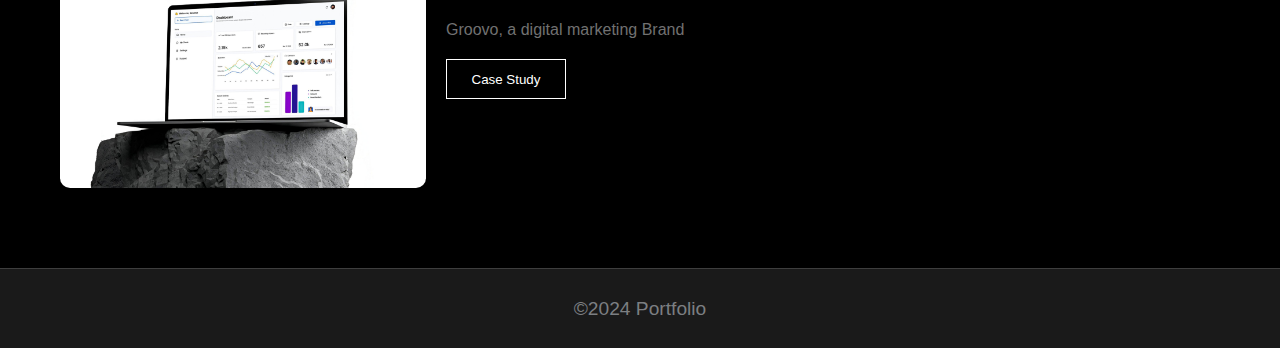
<file: project.html>
<!DOCTYPE html>
<html lang="en">
<head>
    <meta charset="UTF-8">
    <meta name="viewport" content="width=device-width, initial-scale=1.0">
    <link rel="icon" type="x-icon" href="Images/Dzin-flow 1.png">
    <link rel="stylesheet" href="project.css">
    <link rel="stylesheet" media="screen and (max-width:500px)" href="projectphone.css">
    <title>sarveshwankhede.com/project</title>

</head>

<body class="back-color">
    
    <div class="curser" data-curser-dot></div>
    <div class="curser2" data-curser-outline></div>

    <main>

        <div id="maincontent">

        <div class="htext">

            <h3>Best Works</h3>
            <p> Here are some of my standout projects from my graphic design journey. <br> 
                Explore my design process from initial ideas to Final concept, <br> 
                and see how I create memorable brand designs with purpose and impact.😉</p>
        </div>

<div class="boxes">


    <div class="box1">
        <div class="innerbox1">
            <img src="Images/package- (1).jpg" alt="can">
        </div>
        <div class="textbox">
            <h3>Brew-Craft — Work as a Packaging designer </h3>
            <span>Brew-Craft is a premium coffee selling brand.</span>
            <a href="casestudy.html"><button>Case Study</button></a>
        </div>
    </div>

    <div class="box1">
        <div class="innerbox1">
            <img src="Images/Logo main HK5.jpeg" alt="packaging">
        </div>
        <div class="textbox">
            <h3>HK5 — Work as a professional Logo Designer</h3>
            <span>HK5, a leading electric bike brand.</span>
            <a href="casestudy2.html"><button>Case Study</button></a>
        </div>
    </div>

    <div class="box1">
        <div class="innerbox1">
            <img src="Images/compressed_Asset 15 (1).jpg" alt="logo">
        </div>
        <div class="textbox">
            <h3>Pulse — Work as a professional Logo Designer</h3>
            <span>Pulse, Brand of Gumming Industry </span>
            <a href="casestudy3.html"><button>Case Study</button></a>
        </div>
    </div>

    <div class="box1">
        <div class="innerbox1">
            <img src="Images/Asset 15 (1).jpg" alt="website ui">
        </div>
        <div class="textbox">
            <h3>Vastudhnya — Work as a professional Brand Designer</h3>
            <span>Vastudhnya, a modern architecture brand</span>
            <a href="casestudy4.html"><button>Case Study</button></a>
        </div>
    </div>


    <div class="box1">
        <div class="innerbox1">
            <img src="Images/web side ui white in laptop mockup for box index.jpg" alt="website ui">
        </div>
        <div class="textbox">
            <h3>Groovo — Work as a professional Web Designer</h3>
            <span>Groovo, a digital marketing Brand</span>
            <a href="casestudy1.html"><button>Case Study</button></a>
        </div>
    </div>
    
    
</div>


<footer>
    <div class="footer-text">
        
        <h3>©2024 Portfolio</h3>
    </div>
</footer>


</div>

    </main>



</body>


<script src="project.js"></script>
</html>
</file>
<file: casestudy.css>
* {

    margin: 0;
    padding: 0;
    font-family: sans-serif;
    box-sizing: border-box;
}

.back-color {

    background-color: black;
}

main {

    padding: 0px 70px 0px 70px;
}

.curser {

    position: fixed;
    width: 30px;
    height: 30px;
    border: 1px solid rgb(251, 255, 0);
    border-radius: 50%;
    left: 0;
    top: 0;
    pointer-events: none;
    transform: translate(-50%, -50%);
    transition: .2s;
        
    }
    
    .curser2 {
    
        position: fixed;
        width: 8px;
        height: 8px;
        background-color: rgb(255, 251, 0);
        border-radius: 50%;
        left: 0;
        top: 0;
        pointer-events: none;
        transform: translate(-50%, -50%);
        transition: .1s;
    }


    .btnbackmain {
        padding: 15px 45px 15px 30px;
        margin-bottom: 30px;
        border: 1px solid rgb(60, 60, 60);
        cursor: pointer;
        background-color: black;
        color: white;
        transition: 0.3s ease-in;
        display: flex;
        justify-content: center;
        column-gap: 10px;
        margin-top: 60px;
    }

    .btnbackmain:hover {
    
        border: 1px solid white;
        column-gap: 15px;
    }

    .all-text {

        color: white;
        margin-top: 50px;
        row-gap: 10px;
        display: flex;
        flex-direction: column;
    }

    
    .all-text h2 {

        font-size: 2.5rem;
        font-weight: 500;
    }

    .all-text span {

        font-size: 0.9rem;
        font-weight: 500;
        color: rgb(132, 132, 132);
    }


    .box1 {

        height: 500px;
        width: 100%;
        background-color: rgb(52, 52, 52);
        margin-top: 70px;
        border-radius: 10px;
        overflow: hidden;
        margin-bottom: 50px;
    }

    .box1 img {

        height: 100%;
        width: 100%;
        object-fit: cover;
    }


    .image-header h2{

        font-size: 1.8rem;
        font-weight: 500;
        color: white;


    }

    .spanandp {

      color: white;
      margin-top: 60px;
      row-gap: 60px;
      display: flex;
      flex-direction: column;
    }

    .spanandp span {

        font-weight: 500;
        font-size: 1.3rem;
        margin-top: 15px;
    }

    .spanandp p {

        font-size: 0.9rem;
        font-weight: 400;
        margin-top: 10px;
        color: rgb(132, 132, 132);
    }


    .two-box {



        display: flex;
        align-items: center;
        justify-content: space-between;
        width: 100%;
        margin-top: 60px;
        flex-wrap: wrap;
        row-gap: 23px;
    }

    .image-1 {

        height: 350px;
        width: calc(50% - 10px);
        background-color: rgb(52, 52, 52);
        border-radius: 10px;
        overflow: hidden;

    }

    .image-1 img {

        height: 100%;
        width: 100%;
        object-fit: cover;
    }

    .image-2 {

        height: 350px;
        width: calc(50% - 10px);
        border-radius: 10px;
        overflow: hidden;

    }

    .image-2 img {

        height: 100%;
        width: 100%;
        object-fit: cover;
    }

    .image-3 {

        height: 350px;
        width: calc(50% - 10px);
        border-radius: 10px;
        overflow: hidden;
        

    }

    .image-3 img {

        height: 100%;
        width: 100%;
        object-fit: cover;
        scale: 1.1;
    }

    .image-5 {

        height: 450px;
        width: 100%;
        border-radius: 10px;
        overflow: hidden;

    }

    .image-5 img {

        height: 100%;
        width: 100%;
        object-fit: cover;
    }


    .lower-text {

        color: white;
        margin-top: 60px;
    }

    .lower-text span {

        font-weight: 500;
        font-size: 1.3rem;
        margin-top: 15px;

    }

    .lower-text p {

        font-size: 0.9rem;
        font-weight: 400;
        margin-top: 10px;
        color: rgb(132, 132, 132);
    }

    .btn {
   
        margin-top: 30px;
        
     }
    
        .btn button {
    
        padding: 15px 30px 15px 30px;
        font-size: 0.9rem;
        background-color: black;
        border: 1px solid #767676;
        color: white;
        transition: 0.3s ease-in;
        cursor: pointer;
    
    }
    
    .btn button:hover {
    
            border: 1px solid yellowgreen;
    }


    
    footer {

        height: 80px;
        width: 100%;
        display: flex;
        align-items: center;
        justify-content: center;
        background-color: rgb(26, 26, 26);
        border-top: 1px solid rgba(255, 255, 255, 0.159);
        color: white;
    margin-top: 100px;
    }
    
    .footer-text {
    
        display: flex;
        column-gap: 30px;
    }
    
    .footer-text h3 span {
    
        color: white;
    }
    
    .footer-text h3 {
    
        font-size: 1.2rem;
        font-weight: 500;
        color: rgb(124, 127, 130);
    }
</file>
<file: casestudyphone.css>
* {

    margin: 0;
    padding: 0;
    box-sizing: border-box;
}

.curser {

    display: none;
}

.curser2 {

    display: none;
}


main {

    width: 100%;
    padding: 0px 10px 0px 10px;
}

.btnbackmain {
    padding: 15px 40px 15px 20px;
    margin-bottom: 10px;
    border: 1px solid rgb(60, 60, 60);
    cursor: pointer;
    background-color: black;
    color: white;
    transition: 0.3s ease-in;
    display: flex;
    justify-content: center;
    column-gap: 10px;
    margin-top: 20px;
}

.all-text {

    color: white;
    margin-top: 50px;
    row-gap: 10px;
    display: flex;
    flex-direction: column;
}


.all-text h2 {

    font-size: 2.2rem;
    font-weight: 500;
}

.all-text span {

    font-size: 0.8rem;
    font-weight: 500;
    color: rgb(102, 102, 102);
}


.box1 {

    height: 250px;
    width: 100%;
    background-color: rgb(52, 52, 52);
    margin-top: 50px;
    border-radius: 10px;
    overflow: hidden;
    margin-bottom: 30px;
}

.box1 img {

    height: 100%;
    width: 100%;
    object-fit: cover;
}


.image-header h2{

    font-size: 1.5rem;
    font-weight: 500;
    color: white;


}

.spanandp {

    color: white;
    margin-top: 50px;
    row-gap: 30px;
    display: flex;
    flex-direction: column;
  }

  .spanandp span {

      font-weight: 500;
      font-size: 1.1rem;
      margin-top: 15px;
  }

  .spanandp p {

      font-size: 0.8rem;
      font-weight: 400;
      margin-top: 10px;
      color: rgb(102, 102, 102);
  }


  .two-box {



    display: flex;
    align-items: center;
    justify-content: space-between;
    width: 100%;
    margin-top: 50px;
    flex-direction: column;
}

.image-1 {

    height: 210px;
    width: 100%;
    border-radius: 10px;
    overflow: hidden;

}

.image-1 img {

    height: 100%;
    width: 100%;
    object-fit: cover;
}

.image-2 {

    height: 210px;
    width: 100%;
    border-radius: 10px;
    overflow: hidden;

}

.image-2 img {

    height: 100%;
    width: 100%;
    object-fit: cover;
}

.image-3 {

    height: 210px;
    width: 100%;
    border-radius: 10px;
    overflow: hidden;

}

.image-3 img {

    height: 100%;
    width: 100%;
    object-fit: cover;

}



.image-5 {

    height: 250px;
    width: 100%;
    border-radius: 10px;
    overflow: hidden;
    

}

.image-5 img {

    height: 100%;
    width: 100%;
    object-fit: cover;
}

.lower-text {

    color: white;
    margin-top: 30px;
}

.lower-text span {

    font-weight: 500;
    font-size: 1.1rem;
    margin-top: 15px;

}

.lower-text p {

    font-size: 0.8rem;
    font-weight: 400;
    margin-top: 10px;
    color: rgb(102, 102, 102);
}

.btn {
   
    margin-top: 30px;
    
 }

    .btn button {

    padding: 15px 20px 15px 20px;
    font-size: 0.9rem;
    background-color: black;
    border: 1px solid rgb(60, 60, 60);
    color: white;
    transition: 0.3s ease-in;
    cursor: pointer;

    }

footer {

    height: 100px;
    width: 100%;
    display: flex;
    align-items: center;
    justify-content: center;
    background-color: rgb(26, 26, 26);
    color: white;
    border-top: 1px solid rgba(255, 255, 255, 0.159);
    margin-top: 50px;
}

.footer-text {

    display: block;
    row-gap: 30px;
    text-align: center;
}

.footer-text h3 span {

    color: white;
}

.footer-text h3 {

    font-size: 1rem;
    font-weight: 500;
    color: rgb(124, 127, 130);
}
</file>
<file: casestudy1.css>
* {

    margin: 0;
    padding: 0;
    font-family: sans-serif;
    box-sizing: border-box;
}

.back-color {

    background-color: black;
}

main {

    padding: 0px 70px 0px 70px;
}

.curser {

    position: fixed;
    width: 30px;
    height: 30px;
    border: 1px solid rgb(251, 255, 0);
    border-radius: 50%;
    left: 0;
    top: 0;
    pointer-events: none;
    transform: translate(-50%, -50%);
    transition: .2s;
        
    }
    
    .curser2 {
    
        position: fixed;
        width: 8px;
        height: 8px;
        background-color: rgb(255, 251, 0);
        border-radius: 50%;
        left: 0;
        top: 0;
        pointer-events: none;
        transform: translate(-50%, -50%);
        transition: .1s;
    }


    .btnbackmain {
        padding: 15px 45px 15px 30px;
        margin-bottom: 30px;
        border: 1px solid rgb(60, 60, 60);
        cursor: pointer;
        background-color: black;
        color: white;
        transition: 0.3s ease-in;
        display: flex;
        justify-content: center;
        column-gap: 10px;
        margin-top: 60px;
    }

    .btnbackmain:hover {
    
        border: 1px solid white;
        column-gap: 15px;
    }

    .all-text {

        color: white;
        margin-top: 50px;
        row-gap: 10px;
        display: flex;
        flex-direction: column;
    }

    
    .all-text h2 {

        font-size: 2.5rem;
        font-weight: 500;
    }

    .all-text span {

        font-size: 0.9rem;
        font-weight: 500;
        color: rgb(132, 132, 132);
    }


    .box1 {

        height: 500px;
        width: 100%;
        margin-top: 70px;
        border-radius: 10px;
        background-color: rgb(52, 52, 52);
        overflow: hidden;
        margin-bottom: 50px;
        border: 1px solid rgb(62, 62, 62);
    }

    .box1 img {

        height: 100%;
        width: 100%;
        object-fit: cover;
    }


    .image-header h2{

        font-size: 1.8rem;
        font-weight: 500;
        color: white;


    }

    .spanandp {

      color: white;
      margin-top: 60px;
      row-gap: 60px;
      display: flex;
      flex-direction: column;
    }

    .spanandp span {

        font-weight: 500;
        font-size: 1.3rem;
        margin-top: 15px;
    }

    .spanandp p {

        font-size: 0.9rem;
        font-weight: 400;
        margin-top: 10px;
        color: rgb(132, 132, 132);
    }


    .two-box {



        display: flex;
        align-items: center;
        justify-content: space-between;
        width: 100%;
        margin-top: 60px;
        flex-wrap: wrap;
        row-gap: 23px;
    }

    .image-1 {

        height: 350px;
        width: calc(50% - 10px);
        background-color: rgb(52, 52, 52);
        border-radius: 10px;
        overflow: hidden;

    }

    .image-1 img {

        height: 100%;
        width: 100%;
        object-fit: cover;
    }

    .image-2 {

        height: 350px;
        width: calc(50% - 10px);
        border-radius: 10px;
        overflow: hidden;

    }

    .image-2 img {

        height: 100%;
        width: 100%;
        object-fit: cover;
    }

    .image-5 {

        height: 450px;
        width: 100%;
        border-radius: 10px;
        overflow: hidden;

    }

    .image-5 img {

        height: 100%;
        width: 100%;
        object-fit: cover;
    }

    .lower-text {

        color: white;
        margin-top: 60px;
    }

    .lower-text span {

        font-weight: 500;
        font-size: 1.3rem;
        margin-top: 15px;

    }

    .lower-text p {

        font-size: 0.9rem;
        font-weight: 400;
        margin-top: 10px;
        color: rgb(132, 132, 132);
    }

    .btn {
   
        margin-top: 30px;
        
     }
    
        .btn button {
    
        padding: 15px 30px 15px 30px;
        font-size: 0.9rem;
        background-color: black;
        border: 1px solid #767676;
        color: white;
        transition: 0.3s ease-in;
        cursor: pointer;
    
    }
    
    .btn button:hover {
    
            border: 1px solid yellowgreen;
    }

    
    footer {

        height: 80px;
        width: 100%;
        display: flex;
        align-items: center;
        justify-content: center;
        background-color: rgb(26, 26, 26);
        border-top: 1px solid rgba(255, 255, 255, 0.159);
        color: white;
    margin-top: 100px;
    }
    
    .footer-text {
    
        display: flex;
        column-gap: 30px;
    }
    
    .footer-text h3 span {
    
        color: white;
    }
    
    .footer-text h3 {
    
        font-size: 1.2rem;
        font-weight: 500;
        color: rgb(124, 127, 130);
    }
</file>
<file: casestudyphone1.css>
* {

    margin: 0;
    padding: 0;
    box-sizing: border-box;
}

.curser {

    display: none;
}

.curser2 {

    display: none;
}


main {

    width: 100%;
    padding: 0px 10px 0px 10px;
}

.btnbackmain {
    padding: 15px 40px 15px 20px;
    margin-bottom: 10px;
    border: 1px solid rgb(60, 60, 60);
    cursor: pointer;
    background-color: black;
    color: white;
    transition: 0.3s ease-in;
    display: flex;
    justify-content: center;
    column-gap: 10px;
    margin-top: 20px;
}

.all-text {

    color: white;
    margin-top: 50px;
    row-gap: 10px;
    display: flex;
    flex-direction: column;
}


.all-text h2 {

    font-size: 2.2rem;
    font-weight: 500;
}

.all-text span {

    font-size: 0.8rem;
    font-weight: 500;
    color: rgb(102, 102, 102);
}


.box1 {

    height: 250px;
    width: 100%;
    background-color: rgb(52, 52, 52);
    margin-top: 50px;
    border-radius: 10px;
    overflow: hidden;
    margin-bottom: 30px;
}

.box1 img {

    height: 100%;
    width: 100%;
    object-fit: cover;
}


.image-header h2{

    font-size: 1.5rem;
    font-weight: 500;
    color: white;


}

.spanandp {

    color: white;
    margin-top: 50px;
    row-gap: 30px;
    display: flex;
    flex-direction: column;
  }

  .spanandp span {

      font-weight: 500;
      font-size: 1.1rem;
      margin-top: 15px;
  }

  .spanandp p {

      font-size: 0.8rem;
      font-weight: 400;
      margin-top: 10px;
      color: rgb(102, 102, 102);
  }


  .two-box {



    display: flex;
    align-items: center;
    justify-content: space-between;
    width: 100%;
    margin-top: 50px;
    flex-direction: column;
}

.image-1 {

    height: 210px;
    width: 100%;
    border-radius: 10px;
    overflow: hidden;

}

.image-1 img {

    height: 100%;
    width: 100%;
    object-fit: cover;
}

.image-2 {

    height: 210px;
    width: 100%;
    border-radius: 10px;
    overflow: hidden;

}

.image-2 img {

    height: 100%;
    width: 100%;
    object-fit: cover;
}

.image-5 {

    height: 250px;
    width: 100%;
    border-radius: 10px;
    overflow: hidden;
    

}

.image-5 img {

    height: 100%;
    width: 100%;
    object-fit: cover;
    scale: 1.4;
}
.lower-text {

    color: white;
    margin-top: 30px;
}

.lower-text span {

    font-weight: 500;
    font-size: 1.1rem;
    margin-top: 15px;

}

.lower-text p {

    font-size: 0.8rem;
    font-weight: 400;
    margin-top: 10px;
    color: rgb(102, 102, 102);
}

.btn {
   
    margin-top: 30px;
    
}

.btn button {

    padding: 15px 20px 15px 20px;
    font-size: 0.9rem;
    background-color: black;
    border: 1px solid rgb(60, 60, 60);
    color: white;
    transition: 0.3s ease-in;
    cursor: pointer;
}


footer {

    height: 100px;
    width: 100%;
    display: flex;
    align-items: center;
    justify-content: center;
    background-color: rgb(26, 26, 26);
    color: white;
    border-top: 1px solid rgba(255, 255, 255, 0.159);
    margin-top: 50px;
}

.footer-text {

    display: block;
    row-gap: 30px;
    text-align: center;
}

.footer-text h3 span {

    color: white;
}

.footer-text h3 {

    font-size: 1rem;
    font-weight: 500;
    color: rgb(124, 127, 130);
}
</file>
<file: casestudy2.css>
* {

    margin: 0;
    padding: 0;
    font-family: sans-serif;
    box-sizing: border-box;
}

.back-color {

    background-color: black;
}

main {

    padding: 0px 70px 0px 70px;
}

.curser {

    position: fixed;
    width: 30px;
    height: 30px;
    border: 1px solid rgb(251, 255, 0);
    border-radius: 50%;
    left: 0;
    top: 0;
    pointer-events: none;
    transform: translate(-50%, -50%);
    transition: .2s;
        
    }
    
    .curser2 {
    
        position: fixed;
        width: 8px;
        height: 8px;
        background-color: rgb(255, 251, 0);
        border-radius: 50%;
        left: 0;
        top: 0;
        pointer-events: none;
        transform: translate(-50%, -50%);
        transition: .1s;
    }


    .btnbackmain {
        padding: 15px 45px 15px 30px;
        margin-bottom: 30px;
        border: 1px solid rgb(60, 60, 60);
        cursor: pointer;
        background-color: black;
        color: white;
        transition: 0.3s ease-in;
        display: flex;
        justify-content: center;
        column-gap: 10px;
        margin-top: 60px;
    }

    .btnbackmain:hover {
    
        border: 1px solid white;
        column-gap: 15px;
    }

    .all-text {

        color: white;
        margin-top: 50px;
        row-gap: 10px;
        display: flex;
        flex-direction: column;
    }

    
    .all-text h2 {

        font-size: 2.5rem;
        font-weight: 500;
    }

    .all-text span {

        font-size: 0.9rem;
        font-weight: 500;
        color: rgb(132, 132, 132);
    }


    .box1 {

        height: 500px;
        width: 100%;
        margin-top: 70px;
        border-radius: 10px;
        background-color: rgb(52, 52, 52);
        overflow: hidden;
        margin-bottom: 50px;
        border: 1px solid rgb(62, 62, 62);
    }

    .box1 img {

        height: 100%;
        width: 100%;
        object-fit: cover;
    }


    .image-header h2{

        font-size: 1.8rem;
        font-weight: 500;
        color: white;


    }

    .spanandp {

      color: white;
      margin-top: 60px;
      row-gap: 60px;
      display: flex;
      flex-direction: column;
    }

    .spanandp span {

        font-weight: 500;
        font-size: 1.3rem;
        margin-top: 15px;
    }

    .spanandp p {

        font-size: 0.9rem;
        font-weight: 400;
        margin-top: 10px;
        color: rgb(132, 132, 132);
    }


    .two-box {



        display: flex;
        align-items: center;
        justify-content: space-between;
        width: 100%;
        margin-top: 60px;
        flex-wrap: wrap;
        row-gap: 23px;
    }

    .image-1 {

        height: 350px;
        width: calc(50% - 10px);
        border-radius: 10px;
        overflow: hidden;

    }

    .image-1 img {

        height: 100%;
        width: 100%;
        object-fit: cover;
    }

    .image-2 {

        height: 350px;
        width: calc(50% - 10px);
        border-radius: 10px;
        overflow: hidden;

    }

    .image-2 img {

        height: 100%;
        width: 100%;
        object-fit: cover;
    }

    .image-5 {

        height: 450px;
        width: 100%;
        border-radius: 10px;
        overflow: hidden;

    }

    .image-5 img {

        height: 100%;
        width: 100%;
        object-fit: cover;
    }


    .lower-text {

        color: white;
        margin-top: 60px;
    }

    .lower-text span {

        font-weight: 500;
        font-size: 1.3rem;
        margin-top: 15px;

    }

    .lower-text p {

        font-size: 0.9rem;
        font-weight: 400;
        margin-top: 10px;
        color: rgb(132, 132, 132);
    }

    
.btn {
   
    margin-top: 30px;
    
 }

.btn button {

    padding: 15px 30px 15px 30px;
    font-size: 0.9rem;
    background-color: black;
    border: 1px solid #767676;
    color: white;
    transition: 0.3s ease-in;
    cursor: pointer;

}

.btn button:hover {

        border: 1px solid yellowgreen;
}

    
footer {

        height: 80px;
        width: 100%;
        display: flex;
        align-items: center;
        justify-content: center;
        background-color: rgb(26, 26, 26);
        border-top: 1px solid rgba(255, 255, 255, 0.159);
        color: white;
        margin-top: 100px;
}
    
.footer-text {
    
        display: flex;
        column-gap: 30px;
}
    
.footer-text h3 span {
    
        color: white;
}
    
.footer-text h3 {
    
        font-size: 1.2rem;
        font-weight: 500;
        color: rgb(124, 127, 130);
}
</file>
<file: casestudyphone2.css>
* {

    margin: 0;
    padding: 0;
    box-sizing: border-box;
}

.curser {

    display: none;
}

.curser2 {

    display: none;
}


main {

    width: 100%;
    padding: 0px 10px 0px 10px;
}

.btnbackmain {
    padding: 15px 40px 15px 20px;
    margin-bottom: 10px;
    border: 1px solid rgb(60, 60, 60);
    cursor: pointer;
    background-color: black;
    color: white;
    transition: 0.3s ease-in;
    display: flex;
    justify-content: center;
    column-gap: 10px;
    margin-top: 20px;
}

.all-text {

    color: white;
    margin-top: 50px;
    row-gap: 10px;
    display: flex;
    flex-direction: column;
}


.all-text h2 {

    font-size: 2.2rem;
    font-weight: 500;
}

.all-text span {

    font-size: 0.8rem;
    font-weight: 500;
    color: rgb(102, 102, 102);
}


.box1 {

    height: 250px;
    width: 100%;
    background-color: rgb(52, 52, 52);
    margin-top: 50px;
    border-radius: 10px;
    overflow: hidden;
    margin-bottom: 30px;
}

.box1 img {

    height: 100%;
    width: 100%;
    object-fit: cover;
}


.image-header h2{

    font-size: 1.5rem;
    font-weight: 500;
    color: white;


}

.spanandp {

    color: white;
    margin-top: 50px;
    row-gap: 30px;
    display: flex;
    flex-direction: column;
  }

  .spanandp span {

      font-weight: 500;
      font-size: 1.1rem;
      margin-top: 15px;
  }

  .spanandp p {

      font-size: 0.8rem;
      font-weight: 400;
      margin-top: 10px;
      color: rgb(102, 102, 102);
  }


  .two-box {



    display: flex;
    align-items: center;
    justify-content: space-between;
    width: 100%;
    margin-top: 50px;
    flex-direction: column;
}

.image-1 {

    height: 210px;
    width: 100%;
    border-radius: 10px;
    overflow: hidden;

}

.image-1 img {

    height: 100%;
    width: 100%;
    object-fit: cover;
}

.image-2 {

    height: 210px;
    width: 100%;
    border-radius: 10px;
    overflow: hidden;

}

.image-2 img {

    height: 100%;
    width: 100%;
    object-fit: cover;
}

.image-5 {

    height: 250px;
    width: 100%;
    border-radius: 10px;
    overflow: hidden;
    

}

.image-5 img {

    height: 100%;
    width: 100%;
    object-fit: cover;
    
}
.lower-text {

    color: white;
    margin-top: 30px;
}

.lower-text span {

    font-weight: 500;
    font-size: 1.1rem;
    margin-top: 15px;

}

.lower-text p {

    font-size: 0.8rem;
    font-weight: 400;
    margin-top: 10px;
    color: rgb(102, 102, 102);
}

.btn {
   
    margin-top: 30px;
    
 }

.btn button {

    padding: 15px 20px 15px 20px;
    font-size: 0.9rem;
    background-color: black;
    border: 1px solid rgb(60, 60, 60);
    color: white;
    transition: 0.3s ease-in;
    cursor: pointer;

}



footer {

    height: 100px;
    width: 100%;
    display: flex;
    align-items: center;
    justify-content: center;
    background-color: rgb(26, 26, 26);
    color: white;
    border-top: 1px solid rgba(255, 255, 255, 0.159);
    margin-top: 50px;
}

.footer-text {

    display: block;
    row-gap: 30px;
    text-align: center;
}

.footer-text h3 span {

    color: white;
}

.footer-text h3 {

    font-size: 1rem;
    font-weight: 500;
    color: rgb(124, 127, 130);
}
</file>
<file: casestudy3.css>
* {

    margin: 0;
    padding: 0;
    font-family: sans-serif;
    box-sizing: border-box;
}

.back-color {

    background-color: black;
}

main {

    padding: 0px 70px 0px 70px;
}

.curser {

    position: fixed;
    width: 30px;
    height: 30px;
    border: 1px solid rgb(251, 255, 0);
    border-radius: 50%;
    left: 0;
    top: 0;
    pointer-events: none;
    transform: translate(-50%, -50%);
    transition: .2s;
        
    }
    
    .curser2 {
    
        position: fixed;
        width: 8px;
        height: 8px;
        background-color: rgb(255, 251, 0);
        border-radius: 50%;
        left: 0;
        top: 0;
        pointer-events: none;
        transform: translate(-50%, -50%);
        transition: .1s;
    }


    .btnbackmain {
        padding: 15px 45px 15px 30px;
        margin-bottom: 30px;
        border: 1px solid rgb(60, 60, 60);
        cursor: pointer;
        background-color: black;
        color: white;
        transition: 0.3s ease-in;
        display: flex;
        justify-content: center;
        column-gap: 10px;
        margin-top: 60px;
    }

    .btnbackmain:hover {
    
        border: 1px solid white;
        column-gap: 15px;
    }

    .all-text {

        color: white;
        margin-top: 50px;
        row-gap: 10px;
        display: flex;
        flex-direction: column;
    }

    
    .all-text h2 {

        font-size: 2.5rem;
        font-weight: 500;
    }

    .all-text span {

        font-size: 0.9rem;
        font-weight: 500;
        color: rgb(132, 132, 132);
    }


    .box1 {

        height: 500px;
        width: 100%;
        margin-top: 70px;
        border-radius: 10px;
        overflow: hidden;
        margin-bottom: 50px;
        
    }

    .box1 img {

        height: 100%;
        width: 100%;
        object-fit: cover;
    }


    .image-header h2{

        font-size: 1.8rem;
        font-weight: 500;
        color: white;


    }

    .spanandp {

      color: white;
      margin-top: 60px;
      row-gap: 60px;
      display: flex;
      flex-direction: column;
    }

    .spanandp span {

        font-weight: 500;
        font-size: 1.3rem;
        margin-top: 15px;
    }

    .spanandp p {

        font-size: 0.9rem;
        font-weight: 400;
        margin-top: 10px;
        color: rgb(132, 132, 132);
    }


    .two-box {



        display: flex;
        align-items: center;
        justify-content: space-between;
        width: 100%;
        margin-top: 60px;
        flex-wrap: wrap;
        row-gap: 23px;
    }

    .image-1 {

        height: 350px;
        width: calc(50% - 10px);
        border-radius: 10px;
        overflow: hidden;

    }

    .image-1 img {

        height: 100%;
        width: 100%;
        object-fit: cover;
    }

    .image-2 {

        height: 350px;
        width: calc(50% - 10px);
        border-radius: 10px;
        overflow: hidden;

    }

    .image-2 img {

        height: 100%;
        width: 100%;
        object-fit: cover;
    }

    .image-5 {

        height: 450px;
        width: 100%;
        border-radius: 10px;
        overflow: hidden;

    }

    .image-5 img {

        height: 100%;
        width: 100%;
        object-fit: cover;
    }

    .lower-text {

        color: white;
        margin-top: 60px;
    }

    .lower-text span {

        font-weight: 500;
        font-size: 1.3rem;
        margin-top: 15px;

    }

    .lower-text p {

        font-size: 0.9rem;
        font-weight: 400;
        margin-top: 10px;
        color: rgb(132, 132, 132);
    }

    .btn {
   
        margin-top: 30px;
        
     }
    
        .btn button {
    
        padding: 15px 30px 15px 30px;
        font-size: 0.9rem;
        background-color: black;
        border: 1px solid #767676;
        color: white;
        transition: 0.3s ease-in;
        cursor: pointer;
    
    }
    
    .btn button:hover {
    
            border: 1px solid yellowgreen;
    }

    
    footer {

        height: 80px;
        width: 100%;
        display: flex;
        align-items: center;
        justify-content: center;
        background-color: rgb(26, 26, 26);
        border-top: 1px solid rgba(255, 255, 255, 0.159);
        color: white;
    margin-top: 100px;
    }
    
    .footer-text {
    
        display: flex;
        column-gap: 30px;
    }
    
    .footer-text h3 span {
    
        color: white;
    }
    
    .footer-text h3 {
    
        font-size: 1.2rem;
        font-weight: 500;
        color: rgb(124, 127, 130);
    }
</file>
<file: casestudyphone3.css>
* {

    margin: 0;
    padding: 0;
    box-sizing: border-box;
}

.curser {

    display: none;
}

.curser2 {

    display: none;
}


main {

    width: 100%;
    padding: 0px 10px 0px 10px;
}

.btnbackmain {
    padding: 15px 40px 15px 20px;
    margin-bottom: 10px;
    border: 1px solid rgb(60, 60, 60);
    cursor: pointer;
    background-color: black;
    color: white;
    transition: 0.3s ease-in;
    display: flex;
    justify-content: center;
    column-gap: 10px;
    margin-top: 20px;
}

.all-text {

    color: white;
    margin-top: 50px;
    row-gap: 10px;
    display: flex;
    flex-direction: column;
}


.all-text h2 {

    font-size: 2.2rem;
    font-weight: 500;
}

.all-text span {

    font-size: 0.8rem;
    font-weight: 500;
    color: rgb(102, 102, 102);
}


.box1 {

    height: 250px;
    width: 100%;
    margin-top: 50px;
    border-radius: 10px;
    overflow: hidden;
    margin-bottom: 30px;
}

.box1 img {

    height: 100%;
    width: 100%;
    object-fit: cover;
}


.image-header h2{

    font-size: 1.5rem;
    font-weight: 500;
    color: white;


}

.spanandp {

    color: white;
    margin-top: 50px;
    row-gap: 30px;
    display: flex;
    flex-direction: column;
  }

  .spanandp span {

      font-weight: 500;
      font-size: 1.1rem;
      margin-top: 15px;
  }

  .spanandp p {

      font-size: 0.8rem;
      font-weight: 400;
      margin-top: 10px;
      color: rgb(102, 102, 102);
  }


  .two-box {



    display: flex;
    align-items: center;
    justify-content: space-between;
    width: 100%;
    margin-top: 50px;
    flex-direction: column;
}

.image-1 {

    height: 210px;
    width: 100%;
    border-radius: 10px;
    overflow: hidden;

}

.image-1 img {

    height: 100%;
    width: 100%;
    object-fit: cover;
}

.image-2 {

    height: 210px;
    width: 100%;
    border-radius: 10px;
    overflow: hidden;

}

.image-2 img {

    height: 100%;
    width: 100%;
    object-fit: cover;
}

.image-5 {

    height: 250px;
    width: 100%;
    border-radius: 10px;
    overflow: hidden;
    

}

.image-5 img {

    height: 100%;
    width: 100%;
    object-fit: cover;
    
}

.lower-text {

    color: white;
    margin-top: 30px;
}

.lower-text span {

    font-weight: 500;
    font-size: 1.1rem;
    margin-top: 15px;

}

.lower-text p {

    font-size: 0.8rem;
    font-weight: 400;
    margin-top: 10px;
    color: rgb(102, 102, 102);
}

.btn {
   
    margin-top: 30px;
    
 }

    .btn button {

    padding: 15px 20px 15px 20px;
    font-size: 0.9rem;
    background-color: black;
    border: 1px solid rgb(60, 60, 60);
    color: white;
    transition: 0.3s ease-in;
    cursor: pointer;

    }




footer {

    height: 100px;
    width: 100%;
    display: flex;
    align-items: center;
    justify-content: center;
    background-color: rgb(26, 26, 26);
    color: white;
    border-top: 1px solid rgba(255, 255, 255, 0.159);
    margin-top: 50px;
}

.footer-text {

    display: block;
    row-gap: 30px;
    text-align: center;
}

.footer-text h3 span {

    color: white;
}

.footer-text h3 {

    font-size: 1rem;
    font-weight: 500;
    color: rgb(124, 127, 130);
}
</file>
<file: casestudy4.css>
* {

    margin: 0;
    padding: 0;
    font-family: sans-serif;
    box-sizing: border-box;
}

.back-color {

    background-color: black;
}

main {

    padding: 0px 70px 0px 70px;
}

.curser {

    position: fixed;
    width: 30px;
    height: 30px;
    border: 1px solid rgb(251, 255, 0);
    border-radius: 50%;
    left: 0;
    top: 0;
    pointer-events: none;
    transform: translate(-50%, -50%);
    transition: .2s;
        
    }
    
    .curser2 {
    
        position: fixed;
        width: 8px;
        height: 8px;
        background-color: rgb(255, 251, 0);
        border-radius: 50%;
        left: 0;
        top: 0;
        pointer-events: none;
        transform: translate(-50%, -50%);
        transition: .1s;
    }


    .btnbackmain {
        padding: 15px 45px 15px 30px;
        margin-bottom: 30px;
        border: 1px solid rgb(60, 60, 60);
        cursor: pointer;
        background-color: black;
        color: white;
        transition: 0.3s ease-in;
        display: flex;
        justify-content: center;
        column-gap: 10px;
        margin-top: 60px;
    }

    .btnbackmain:hover {
    
        border: 1px solid white;
        column-gap: 15px;
    }

    .all-text {

        color: white;
        margin-top: 50px;
        row-gap: 10px;
        display: flex;
        flex-direction: column;
    }

    
    .all-text h2 {

        font-size: 2.5rem;
        font-weight: 500;
    }

    .all-text span {

        font-size: 0.9rem;
        font-weight: 500;
        color: rgb(132, 132, 132);
    }


    .box1 {

        height: 500px;
        width: 100%;
        margin-top: 70px;
        border-radius: 10px;
        background-color: rgb(52, 52, 52);
        overflow: hidden;
        margin-bottom: 50px;
        border: 1px solid rgb(62, 62, 62);
    }

    .box1 img {

        height: 100%;
        width: 100%;
        object-fit: cover;
    }


    .image-header h2{

        font-size: 1.8rem;
        font-weight: 500;
        color: white;


    }

    .spanandp {

      color: white;
      margin-top: 60px;
      row-gap: 60px;
      display: flex;
      flex-direction: column;
    }

    .spanandp span {

        font-weight: 500;
        font-size: 1.3rem;
        margin-top: 15px;
    }

    .spanandp p {

        font-size: 0.9rem;
        font-weight: 400;
        margin-top: 10px;
        color: rgb(132, 132, 132);
    }


    .two-box {



        display: flex;
        align-items: center;
        justify-content: space-between;
        width: 100%;
        margin-top: 60px;
        flex-wrap: wrap;
        row-gap: 23px;
    }

    .image-1 {

        height: 350px;
        width: calc(50% - 10px);
        background-color: rgb(52, 52, 52);
        border-radius: 10px;
        overflow: hidden;

    }

    .image-1 img {

        height: 100%;
        width: 100%;
        object-fit: cover;
    }

    .image-2 {

        height: 350px;
        width: calc(50% - 10px);
        border-radius: 10px;
        overflow: hidden;

    }

    .image-2 img {

        height: 100%;
        width: 100%;
        object-fit: cover;
    }

    .image-5 {

        height: 450px;
        width: 100%;
        border-radius: 10px;
        overflow: hidden;

    }

    .image-5 img {

        height: 100%;
        width: 100%;
        object-fit: cover;
    }


    .lower-text {

        color: white;
        margin-top: 60px;
    }

    .lower-text span {

        font-weight: 500;
        font-size: 1.3rem;
        margin-top: 15px;

    }

    .lower-text p {

        font-size: 0.9rem;
        font-weight: 400;
        margin-top: 10px;
        color: rgb(132, 132, 132);
    }

    .btn {
   
        margin-top: 30px;
        
     }
    
        .btn button {
    
        padding: 15px 30px 15px 30px;
        font-size: 0.9rem;
        background-color: black;
        border: 1px solid #767676;
        color: white;
        transition: 0.3s ease-in;
        cursor: pointer;
    
    }
    
    .btn button:hover {
    
            border: 1px solid yellowgreen;
    }

    
    footer {

        height: 80px;
        width: 100%;
        display: flex;
        align-items: center;
        justify-content: center;
        background-color: rgb(26, 26, 26);
        border-top: 1px solid rgba(255, 255, 255, 0.159);
        color: white;
    margin-top: 100px;
    }
    
    .footer-text {
    
        display: flex;
        column-gap: 30px;
    }
    
    .footer-text h3 span {
    
        color: white;
    }
    
    .footer-text h3 {
    
        font-size: 1.2rem;
        font-weight: 500;
        color: rgb(124, 127, 130);
    }
</file>
<file: casestudyphone4.css>
* {

    margin: 0;
    padding: 0;
    box-sizing: border-box;
}

.curser {

    display: none;
}

.curser2 {

    display: none;
}


main {

    width: 100%;
    padding: 0px 10px 0px 10px;
}

.btnbackmain {
    padding: 15px 40px 15px 20px;
    margin-bottom: 10px;
    border: 1px solid rgb(60, 60, 60);
    cursor: pointer;
    background-color: black;
    color: white;
    transition: 0.3s ease-in;
    display: flex;
    justify-content: center;
    column-gap: 10px;
    margin-top: 20px;
}

.all-text {

    color: white;
    margin-top: 50px;
    row-gap: 10px;
    display: flex;
    flex-direction: column;
}


.all-text h2 {

    font-size: 2.2rem;
    font-weight: 500;
}

.all-text span {

    font-size: 0.8rem;
    font-weight: 500;
    color: rgb(102, 102, 102);
}


.box1 {

    height: 250px;
    width: 100%;
    background-color: rgb(52, 52, 52);
    margin-top: 50px;
    border-radius: 10px;
    overflow: hidden;
    margin-bottom: 30px;
}

.box1 img {

    height: 100%;
    width: 100%;
    object-fit: cover;
}


.image-header h2{

    font-size: 1.5rem;
    font-weight: 500;
    color: white;


}

.spanandp {

    color: white;
    margin-top: 50px;
    row-gap: 30px;
    display: flex;
    flex-direction: column;
  }

  .spanandp span {

      font-weight: 500;
      font-size: 1.1rem;
      margin-top: 15px;
  }

  .spanandp p {

      font-size: 0.8rem;
      font-weight: 400;
      margin-top: 10px;
      color: rgb(102, 102, 102);
  }


  .two-box {



    display: flex;
    align-items: center;
    justify-content: space-between;
    width: 100%;
    margin-top: 50px;
    flex-direction: column;
}

.image-1 {

    height: 210px;
    width: 100%;
    border-radius: 10px;
    overflow: hidden;

}

.image-1 img {

    height: 100%;
    width: 100%;
    object-fit: cover;
}

.image-2 {

    height: 210px;
    width: 100%;
    border-radius: 10px;
    overflow: hidden;

}

.image-2 img {

    height: 100%;
    width: 100%;
    object-fit: cover;
}

.image-5 {

    height: 250px;
    width: 100%;
    border-radius: 10px;
    overflow: hidden;
    

}

.image-5 img {

    height: 100%;
    width: 100%;
    object-fit: cover;
}


.lower-text {

    color: white;
    margin-top: 30px;
}

.lower-text span {

    font-weight: 500;
    font-size: 1.1rem;
    margin-top: 15px;

}

.lower-text p {

    font-size: 0.8rem;
    font-weight: 400;
    margin-top: 10px;
    color: rgb(102, 102, 102);
}

.btn {
   
    margin-top: 30px;
    
 }

    .btn button {

    padding: 15px 20px 15px 20px;
    font-size: 0.9rem;
    background-color: black;
    border: 1px solid rgb(60, 60, 60);
    color: white;
    transition: 0.3s ease-in;
    cursor: pointer;

    }

footer {

    height: 100px;
    width: 100%;
    display: flex;
    align-items: center;
    justify-content: center;
    background-color: rgb(26, 26, 26);
    color: white;
    border-top: 1px solid rgba(255, 255, 255, 0.159);
    margin-top: 50px;
}

.footer-text {

    display: block;
    row-gap: 30px;
    text-align: center;
}

.footer-text h3 span {

    color: white;
}

.footer-text h3 {

    font-size: 1rem;
    font-weight: 500;
    color: rgb(124, 127, 130);
}
</file>
<file: project.css>
* {

    margin: 0;
    padding: 0;
    font-family: sans-serif;
    box-sizing: border-box;
}

.back-color {

    background-color: black;
}

.curser {

    position: fixed;
    width: 30px;
    height: 30px;
    border: 1px solid rgb(251, 255, 0);
    border-radius: 50%;
    left: 0;
    top: 0;
    pointer-events: none;
    transform: translate(-50%, -50%);
    transition: .2s;
        
    }
    
    .curser2 {
    
        position: fixed;
        width: 8px;
        height: 8px;
        background-color: rgb(255, 251, 0);
        border-radius: 50%;
        left: 0;
        top: 0;
        pointer-events: none;
        transform: translate(-50%, -50%);
        transition: .1s;
    }


    .btnbackmain {
        padding: 15px 45px 15px 30px;
        margin-bottom: 30px;
        border: 1px solid rgb(60, 60, 60);
        cursor: pointer;
        background-color: black;
        color: white;
        transition: 0.3s ease-in;
        display: flex;
        justify-content: center;
        column-gap: 10px;
        margin-left: 60px;
        margin-top: 60px;
    }
    
    
    .btnbackmain:hover {
    
        border: 1px solid white;
        column-gap: 15px;
    }


    .htext {
        color: white;
        margin-left: 60px;
        margin-top: 80px;
        row-gap: 30px;
        display: flex;
        flex-direction: column;
        margin-bottom: 40px;
    
    }

    .htext h3 {

        font-size: 3rem;
        font-weight: 500;
    }

    .htext p {

        font-size: 1.1rem;
        font-weight: 400;
        color: rgb(113, 113, 113);
    }

    .boxes {

        display: flex;
        flex-direction: column;
        row-gap: 30px;
    }

    .box1 {

        display: flex;
        margin-left: 60px;
        margin-top: 50px;
        
    }



    .innerbox1 {

        height: 230px;
        width: 30%;
        border-radius: 10px;
        overflow: hidden;

  
    }

    .innerbox1 img {

        height: 100%;
        width: 100%;
        object-fit: cover;
        transition: 0.5s;
    }

    .innerbox1 img:hover {

        height: 100%;
        width: 100%;
        object-fit: cover;
        transform: scale(1.1);
    }

    .textbox {

        color: white;
        margin-left: 20px;
        display: flex;
        flex-direction: column;
        row-gap: 20px;
        margin-top: 10px;
    }

    .textbox h3 {

        font-size: 1.8rem;
        font-weight: 500;
    }

    .textbox span {

        font-size: 1rem;
        color: rgb(113, 113, 113);
        font-weight: 400;
    }

    .textbox button {

        height: 40px;
        width: 120px;
        background-color: black;
        border: 1px solid white;
        color: white;
        transition: 0.3s;

    }

    .textbox button:hover {

        border-radius: 2px;
        background-color: white;
        border: none;
        color: black;
    }



    footer {

        height: 80px;
        width: 100%;
        display: flex;
        align-items: center;
        justify-content: center;
        background-color: rgb(26, 26, 26);
        border-top: 1px solid rgba(255, 255, 255, 0.159);
        color: white;
    margin-top: 80px;
    }
    
    .footer-text {
    
        display: flex;
        column-gap: 30px;
    }
    
    .footer-text h3 span {
    
        color: white;
    }
    
    .footer-text h3 {
    
        font-size: 1.2rem;
        font-weight: 500;
        color: rgb(124, 127, 130);
    }
</file>
<file: projectphone.css>
* {

    margin: 0;
    padding: 0;
    box-sizing: border-box;
}

.curser {

    display: none;
}

.curser2 {

    display: none;
}


main {

    width: 100%;
}



.btnbackmain {
    padding: 15px 40px 15px 20px;
    margin-bottom: 10px;
    border: 1px solid rgb(60, 60, 60);
    cursor: pointer;
    background-color: black;
    color: white;
    transition: 0.3s ease-in;
    display: flex;
    justify-content: center;
    column-gap: 10px;
    margin-left: 10px;
    margin-top: 20px;
}

.htext {

    color: white;
    margin-left: 0px;
    padding: 10px;
    margin-top: 50px;
    row-gap: 20px;
    display: flex;
    flex-direction: column;
    margin-bottom: 0px;
}

.htext h3 {

    font-size: 3rem;
    font-weight: 500;
}

.htext p {

    font-size: 0.8rem;
    font-weight: 400;
    color: rgb(113, 113, 113);
}


.boxes {

    display: flex;
    flex-direction: column;
    row-gap: 0px;
    align-items: center;
    justify-content: center;
}

.box1 {

    display: flex;
    flex-direction: column;
    align-items: center;
    justify-content: center;
    margin-left: 0px;
    margin-top: 40px;
    padding: 10px;
    
}

.innerbox1 {

    height: 230px;
    width: 100%;
    background-color: white;
    border-radius: 10px;
    overflow: hidden;

}



.innerbox1 img {

    height: 100%;
    width: 100%;
    object-fit: cover;
    transition: 0.5s;
}

.innerbox1 img:hover {

    height: 100%;
    width: 100%;
    object-fit: cover;
    transform: scale(1);
}

.textbox {

    color: white;
    margin-left: 5px;
    display: flex;
    flex-direction: column;
    row-gap: 15px;
    margin-top: 10px;

}

.textbox h3 {

    font-size: 1.2rem;
    font-weight: 500;
}

.textbox span {

    font-size: 0.9rem;
    color: rgb(113, 113, 113);
    font-weight: 400;
}

.textbox button {

    height: 40px;
    width: 120px;
    border-radius: 2px;
    background-color: black;
    border: 1px solid white;
    color: white;
    transition: 0.3s;

}

.textbox button:hover {

    background-color: black;
    border: 1px solid white;
    color: white;
}


footer {

    height: 100px;
    width: 100%;
    display: flex;
    align-items: center;
    justify-content: center;
    background-color: rgb(26, 26, 26);
    color: white;
    border-top: 1px solid rgba(255, 255, 255, 0.159);
    margin-top: 50px;
}

.footer-text {

    display: block;
    row-gap: 30px;
    text-align: center;
}

.footer-text h3 span {

    color: white;
}

.footer-text h3 {

    font-size: 1rem;
    font-weight: 500;
    color: rgb(124, 127, 130);
}
</file>
